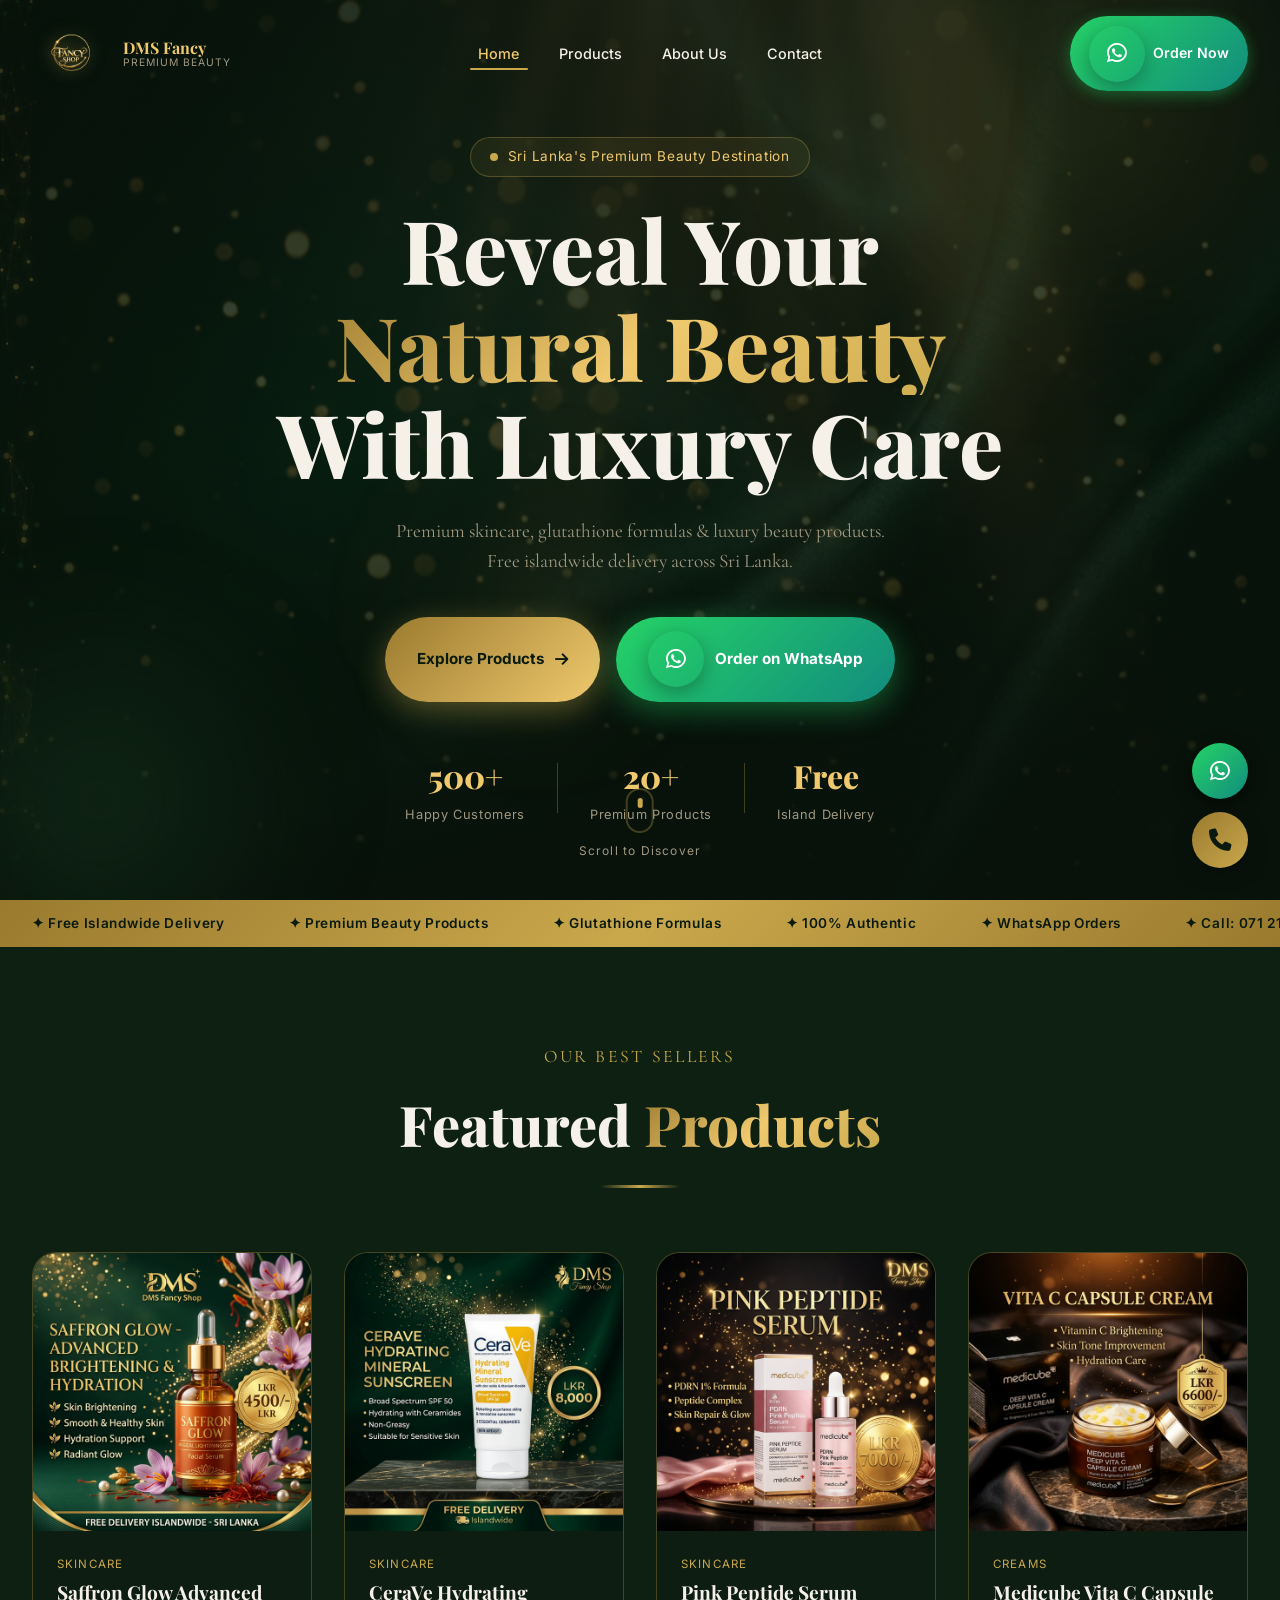
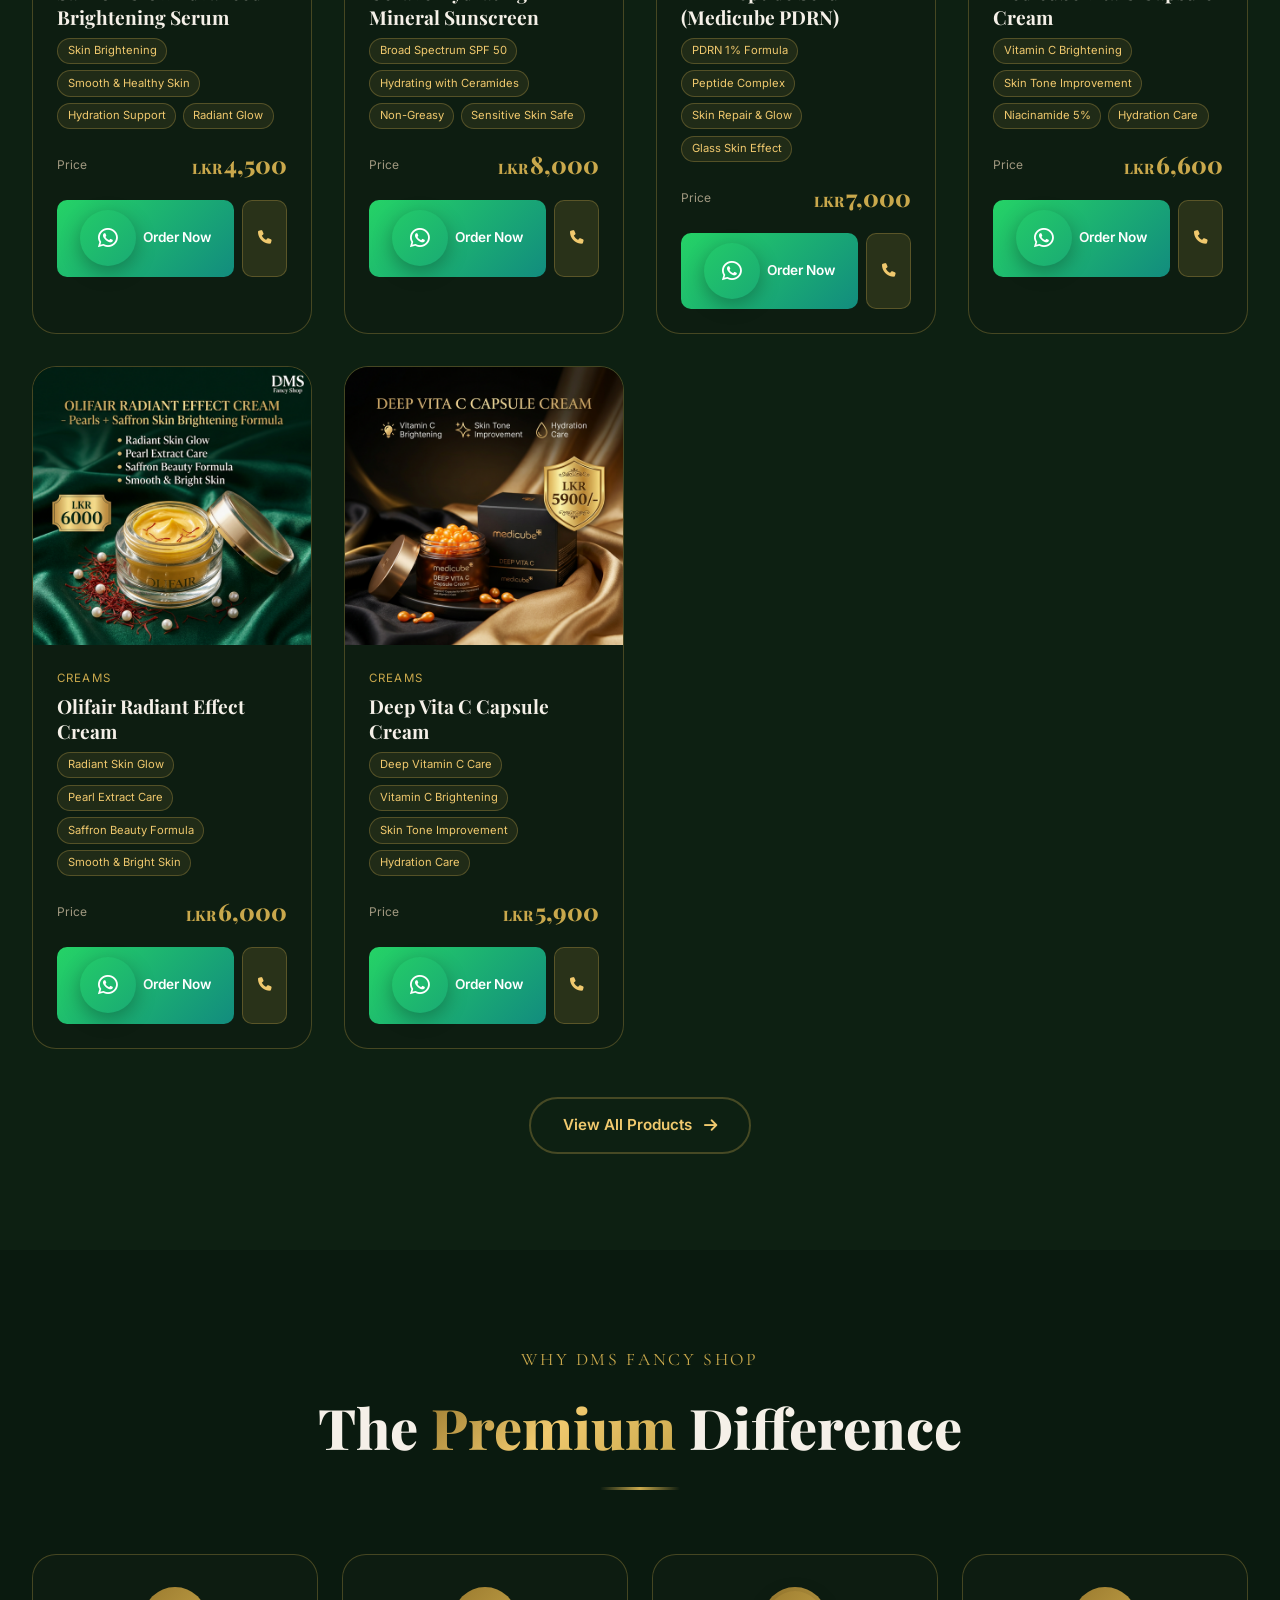
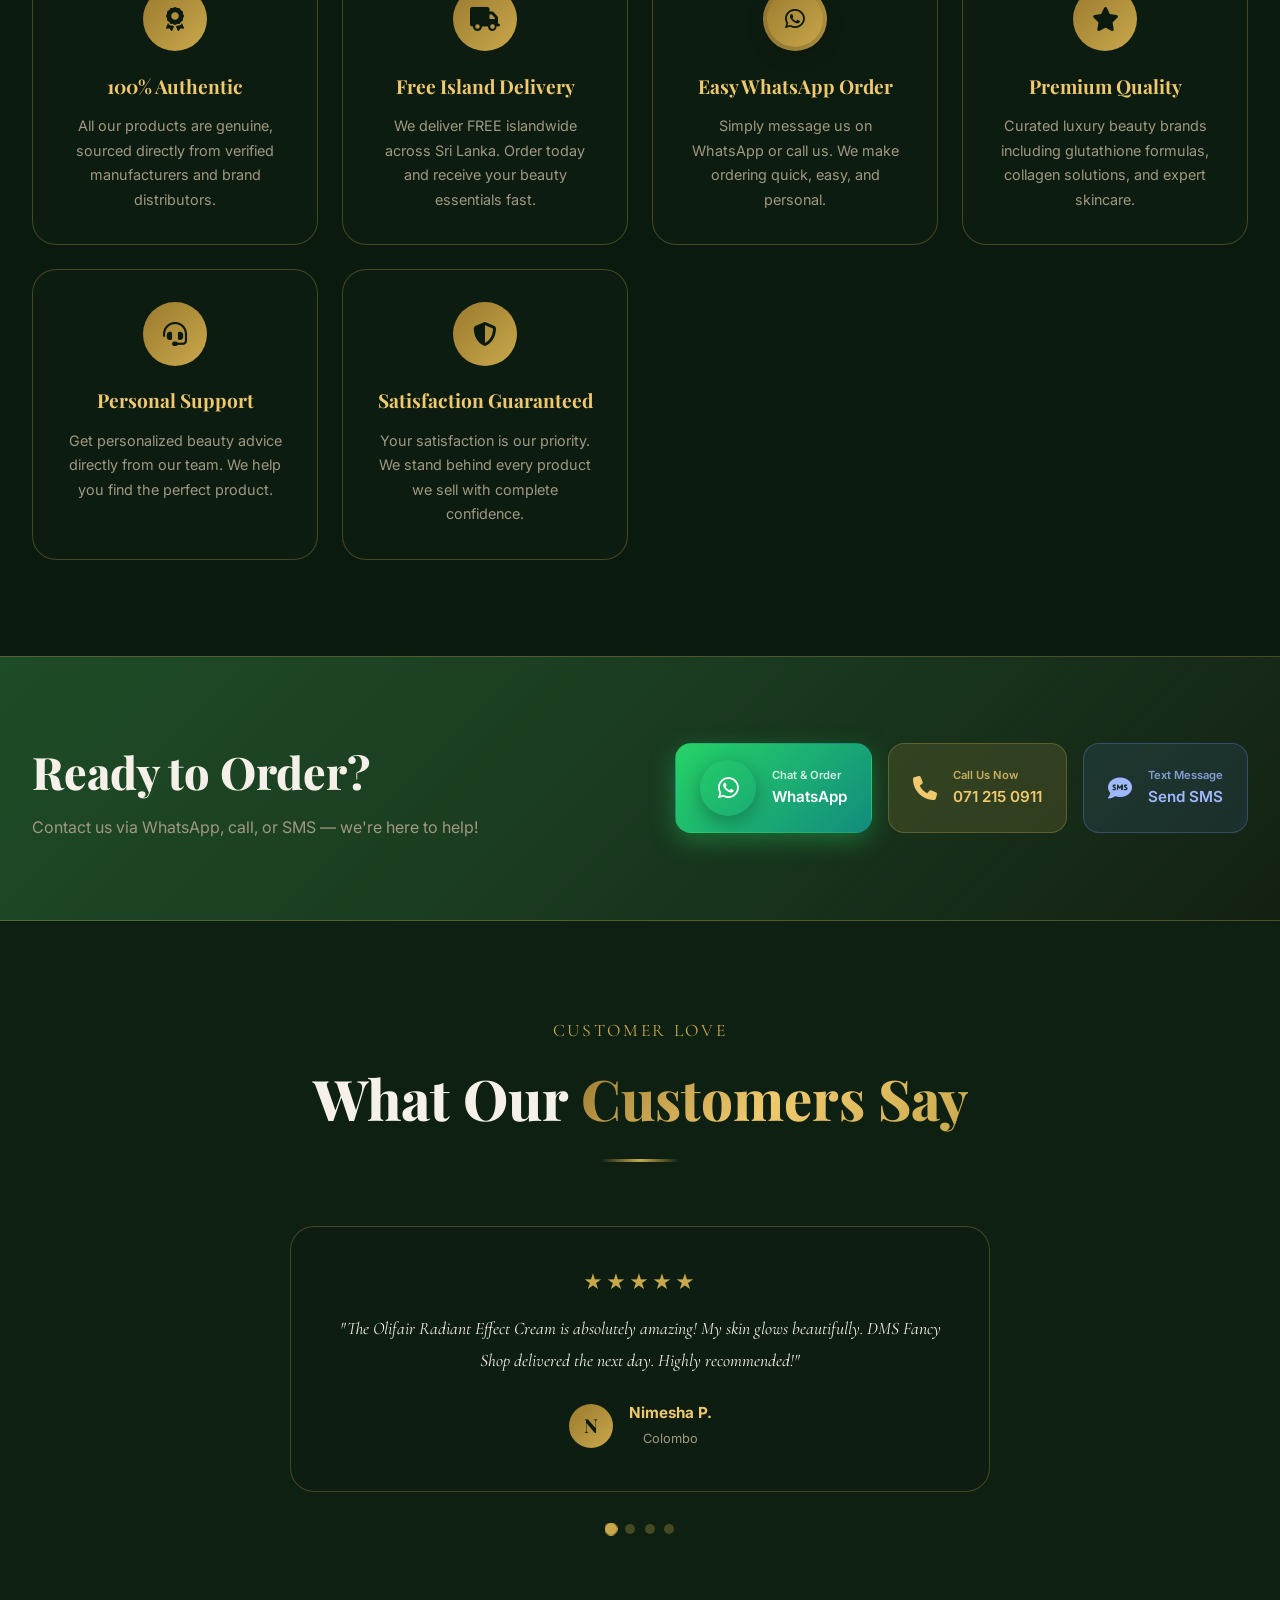
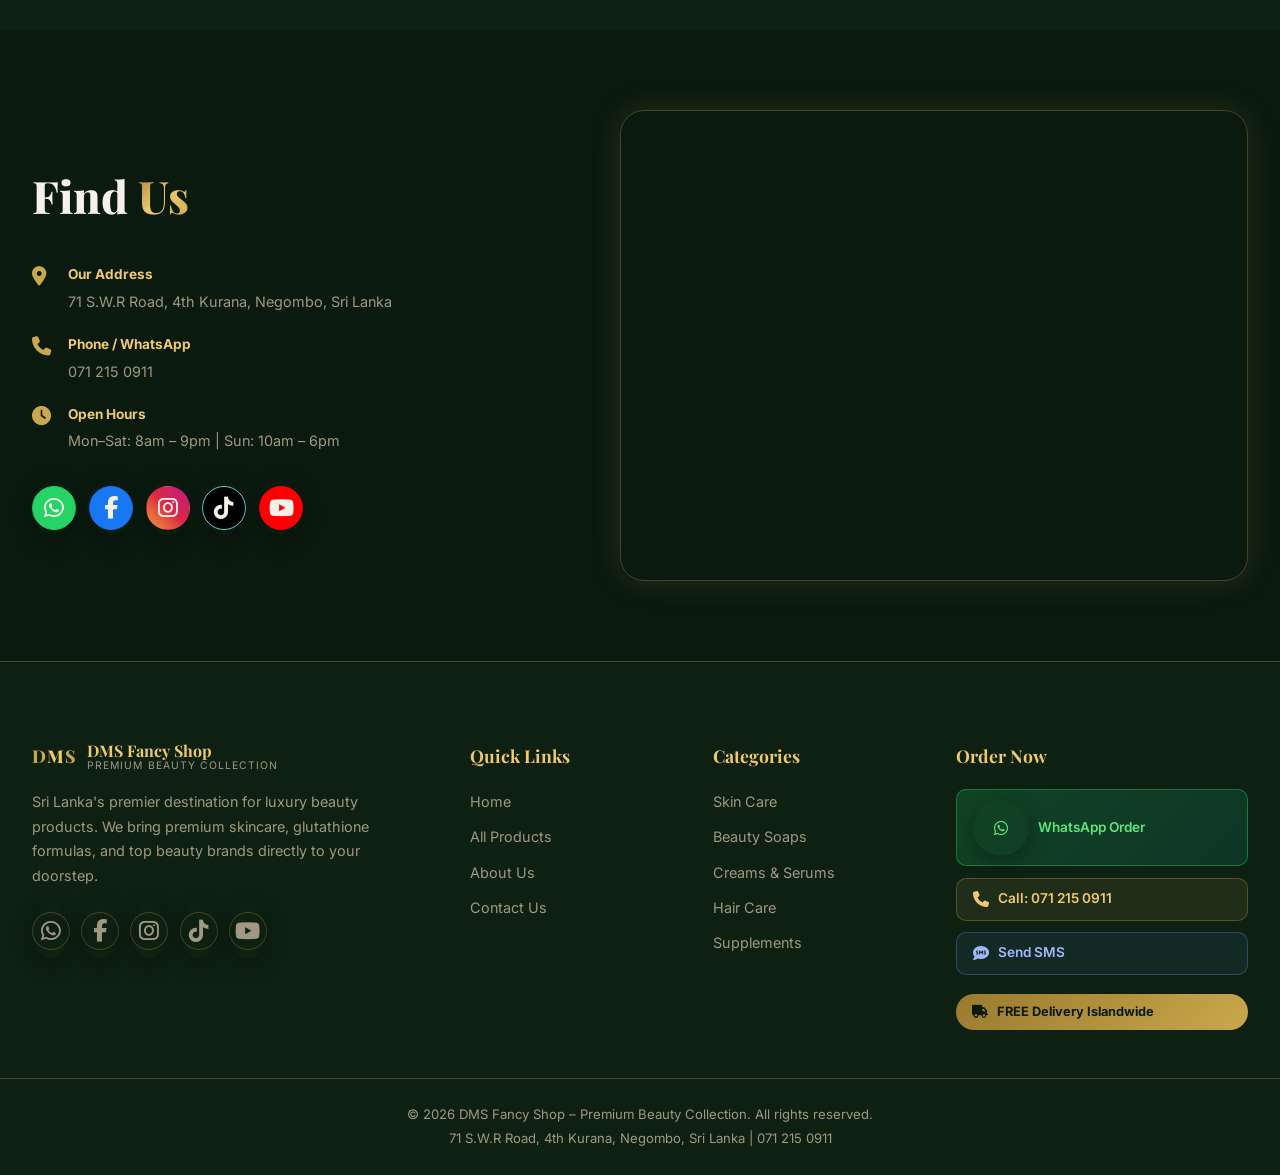
<file: index.html>
<!DOCTYPE html>
<html lang="en">

<head>
    <meta charset="UTF-8" />
    <meta name="viewport" content="width=device-width, initial-scale=1.0" />
    <title>DMS Fancy Shop – Premium Beauty Collection | Sri Lanka</title>
    <meta name="description"
        content="DMS Fancy Shop offers premium beauty products including skin whitening soaps, glutathione creams, collagen supplements, and luxury hair care. Free islandwide delivery in Sri Lanka. Call/WhatsApp: 071 215 0911." />
    <meta name="keywords"
        content="DMS Fancy Shop, premium beauty, skin whitening, glutathione soap, Negombo, Sri Lanka, beauty products" />
    <meta property="og:title" content="DMS Fancy Shop – Premium Beauty Collection" />
    <meta property="og:description"
        content="Premium beauty products with free islandwide delivery. Order via WhatsApp or call 071 215 0911." />
    <meta property="og:type" content="website" />
    <link rel="preconnect" href="https://fonts.googleapis.com" />
    <link rel="preconnect" href="https://fonts.gstatic.com" crossorigin />
    <link
        href="https://fonts.googleapis.com/css2?family=Playfair+Display:wght@400;500;600;700;800&family=Inter:wght@300;400;500;600;700&family=Cormorant+Garamond:ital,wght@0,300;0,400;0,600;1,400&display=swap"
        rel="stylesheet" />
    <link rel="stylesheet" href="https://cdnjs.cloudflare.com/ajax/libs/font-awesome/6.5.0/css/all.min.css" />
    <link rel="stylesheet" href="style.css" />
</head>

<body>

    <!-- ===== LOADING SCREEN ===== -->
    <div id="loading-screen">
        <div class="loader-content">
            <div class="loader-logo">
                <span class="logo-d">D</span><span class="logo-m">M</span><span class="logo-s">S</span>
            </div>
            <div class="loader-tagline">Premium Beauty Collection</div>
            <div class="loader-bar-wrap">
                <div class="loader-bar"></div>
            </div>
        </div>
        <div class="loader-particles" id="loaderParticles"></div>
    </div>

    <!-- ===== NAVIGATION ===== -->
    <nav id="navbar" class="navbar">
        <div class="nav-container">
            <a href="index.html" class="nav-logo">
                <img src="logo.png" alt="DMS Fancy Shop Logo" class="logo-img"
                    onerror="this.style.display='none';this.nextElementSibling.style.display='flex'">
                <div class="logo-icon" style="display:none">
                    <span>D</span><span>M</span><span>S</span>
                </div>
                <div class="logo-text">
                    <span class="logo-brand">DMS Fancy</span>
                    <span class="logo-sub">Premium Beauty</span>
                </div>
            </a>
            <ul class="nav-links" id="navLinks">
                <li><a href="index.html" class="nav-link active">Home</a></li>
                <li><a href="products.html" class="nav-link">Products</a></li>
                <li><a href="about.html" class="nav-link">About Us</a></li>
                <li><a href="contact.html" class="nav-link">Contact</a></li>

            </ul>
            <div class="nav-actions">
                <a href="https://wa.me/94712150911" target="_blank" class="btn-whatsapp-nav">
                    <i class="fab fa-whatsapp"></i> Order Now
                </a>
                <button class="nav-hamburger" id="navHamburger" aria-label="Menu">
                    <span></span><span></span><span></span>
                </button>
            </div>
        </div>
        <div class="mobile-menu" id="mobileMenu">
            <a href="index.html" class="mobile-nav-link active">Home</a>
            <a href="products.html" class="mobile-nav-link">Products</a>
            <a href="about.html" class="mobile-nav-link">About Us</a>
            <a href="contact.html" class="mobile-nav-link">Contact</a>

            <a href="https://wa.me/94712150911" target="_blank" class="mobile-nav-link mobile-order">
                <i class="fab fa-whatsapp"></i> Order via WhatsApp
            </a>
        </div>
    </nav>

    <!-- ===== HERO SECTION ===== -->
    <section id="hero" class="hero-section">
        <div class="hero-canvas-wrap">
            <canvas id="heroCanvas"></canvas>
        </div>
        <div class="hero-bg" style="background-image: url('hero_bg.png')"></div>
        <div class="hero-overlay"></div>

        <!-- 3D Floating orbs -->
        <div class="orb orb-1"></div>
        <div class="orb orb-2"></div>
        <div class="orb orb-3"></div>

        <div class="hero-content">
            <div class="hero-badge">
                <span class="badge-dot"></span>
                <span>Sri Lanka's Premium Beauty Destination</span>
            </div>
            <h1 class="hero-title">
                <span class="title-line">Reveal Your</span>
                <span class="title-line gradient-text">Natural Beauty</span>
                <span class="title-line">With Luxury Care</span>
            </h1>
            <p class="hero-desc">
                Premium skincare, glutathione formulas & luxury beauty products.<br />
                Free islandwide delivery across Sri Lanka.
            </p>
            <div class="hero-ctas">
                <a href="products.html" class="btn-primary">
                    <span>Explore Products</span>
                    <i class="fas fa-arrow-right"></i>
                </a>
                <a href="https://wa.me/94712150911?text=Hello%20DMS%20Fancy%20Shop%2C%20I%20would%20like%20to%20order%20a%20product."
                    target="_blank" class="btn-whatsapp">
                    <i class="fab fa-whatsapp"></i>
                    <span>Order on WhatsApp</span>
                </a>
            </div>
            <div class="hero-stats">
                <div class="stat-item">
                    <span class="stat-num">500+</span>
                    <span class="stat-label">Happy Customers</span>
                </div>
                <div class="stat-divider"></div>
                <div class="stat-item">
                    <span class="stat-num">20+</span>
                    <span class="stat-label">Premium Products</span>
                </div>
                <div class="stat-divider"></div>
                <div class="stat-item">
                    <span class="stat-num">Free</span>
                    <span class="stat-label">Island Delivery</span>
                </div>
            </div>
        </div>

        <div class="hero-scroll-indicator">
            <div class="scroll-icon">
                <div class="scroll-dot"></div>
            </div>
            <span>Scroll to Discover</span>
        </div>
    </section>

    <!-- ===== MARQUEE STRIP ===== -->
    <div class="marquee-strip">
        <div class="marquee-track">
            <span>✦ Free Islandwide Delivery</span>
            <span>✦ Premium Beauty Products</span>
            <span>✦ Glutathione Formulas</span>
            <span>✦ 100% Authentic</span>
            <span>✦ WhatsApp Orders</span>
            <span>✦ Call: 071 215 0911</span>
            <span>✦ Negombo, Sri Lanka</span>
            <span>✦ Free Islandwide Delivery</span>
            <span>✦ Premium Beauty Products</span>
            <span>✦ Glutathione Formulas</span>
            <span>✦ 100% Authentic</span>
            <span>✦ WhatsApp Orders</span>
            <span>✦ Call: 071 215 0911</span>
            <span>✦ Negombo, Sri Lanka</span>
        </div>
    </div>

    <!-- ===== FEATURED PRODUCTS ===== -->
    <section id="featured" class="section products-section">
        <div class="container">
            <div class="section-header">
                <p class="section-sub">Our Best Sellers</p>
                <h2 class="section-title">Featured <span class="gradient-text">Products</span></h2>
                <div class="section-divider"></div>
            </div>
            <div class="products-grid" id="productsGrid">
                <!-- Products injected by JS from localStorage -->
            </div>
            <div class="see-all-wrap">
                <a href="products.html" class="btn-outline">
                    <span>View All Products</span>
                    <i class="fas fa-arrow-right"></i>
                </a>
            </div>
        </div>
    </section>

    <!-- ===== WHY CHOOSE US ===== -->
    <section id="why" class="section why-section">
        <div class="container">
            <div class="section-header">
                <p class="section-sub">Why DMS Fancy Shop</p>
                <h2 class="section-title">The <span class="gradient-text">Premium</span> Difference</h2>
                <div class="section-divider"></div>
            </div>
            <div class="why-grid">
                <div class="why-card" data-aos="fade-up" data-aos-delay="0">
                    <div class="why-icon"><i class="fas fa-award"></i></div>
                    <h3>100% Authentic</h3>
                    <p>All our products are genuine, sourced directly from verified manufacturers and brand
                        distributors.</p>
                </div>
                <div class="why-card" data-aos="fade-up" data-aos-delay="100">
                    <div class="why-icon"><i class="fas fa-truck"></i></div>
                    <h3>Free Island Delivery</h3>
                    <p>We deliver FREE islandwide across Sri Lanka. Order today and receive your beauty essentials fast.
                    </p>
                </div>
                <div class="why-card" data-aos="fade-up" data-aos-delay="200">
                    <div class="why-icon"><i class="fab fa-whatsapp"></i></div>
                    <h3>Easy WhatsApp Order</h3>
                    <p>Simply message us on WhatsApp or call us. We make ordering quick, easy, and personal.</p>
                </div>
                <div class="why-card" data-aos="fade-up" data-aos-delay="300">
                    <div class="why-icon"><i class="fas fa-star"></i></div>
                    <h3>Premium Quality</h3>
                    <p>Curated luxury beauty brands including glutathione formulas, collagen solutions, and expert
                        skincare.</p>
                </div>
                <div class="why-card" data-aos="fade-up" data-aos-delay="400">
                    <div class="why-icon"><i class="fas fa-headset"></i></div>
                    <h3>Personal Support</h3>
                    <p>Get personalized beauty advice directly from our team. We help you find the perfect product.</p>
                </div>
                <div class="why-card" data-aos="fade-up" data-aos-delay="500">
                    <div class="why-icon"><i class="fas fa-shield-alt"></i></div>
                    <h3>Satisfaction Guaranteed</h3>
                    <p>Your satisfaction is our priority. We stand behind every product we sell with complete
                        confidence.</p>
                </div>
            </div>
        </div>
    </section>

    <!-- ===== ORDER BANNER ===== -->
    <section class="order-banner">
        <div class="order-banner-bg"></div>
        <div class="container order-banner-content">
            <div class="order-banner-text">
                <h2>Ready to Order?</h2>
                <p>Contact us via WhatsApp, call, or SMS — we're here to help!</p>
            </div>
            <div class="order-methods">
                <a href="https://wa.me/94712150911?text=Hello%20DMS%20Fancy%20Shop%2C%20I%20would%20like%20to%20place%20an%20order."
                    target="_blank" class="order-method-btn whatsapp">
                    <i class="fab fa-whatsapp"></i>
                    <div>
                        <span class="method-label">Chat & Order</span>
                        <span class="method-val">WhatsApp</span>
                    </div>
                </a>
                <a href="tel:+94712150911" class="order-method-btn call">
                    <i class="fas fa-phone"></i>
                    <div>
                        <span class="method-label">Call Us Now</span>
                        <span class="method-val">071 215 0911</span>
                    </div>
                </a>
                <a href="sms:+94712150911?body=Hello%20DMS%20Fancy%20Shop%2C%20I%20want%20to%20order"
                    class="order-method-btn sms">
                    <i class="fas fa-sms"></i>
                    <div>
                        <span class="method-label">Text Message</span>
                        <span class="method-val">Send SMS</span>
                    </div>
                </a>
            </div>
        </div>
    </section>

    <!-- ===== TESTIMONIALS ===== -->
    <section class="section testimonials-section">
        <div class="container">
            <div class="section-header">
                <p class="section-sub">Customer Love</p>
                <h2 class="section-title">What Our <span class="gradient-text">Customers Say</span></h2>
                <div class="section-divider"></div>
            </div>
            <div class="testimonials-slider" id="testimonialsSlider">
                <div class="testimonial-card active">
                    <div class="test-stars">★★★★★</div>
                    <p>"The Olifair Radiant Effect Cream is absolutely amazing! My skin glows beautifully. DMS Fancy
                        Shop delivered the next day. Highly recommended!"</p>
                    <div class="test-author">
                        <div class="test-avatar">N</div>
                        <div><strong>Nimesha P.</strong><span>Colombo</span></div>
                    </div>
                </div>
                <div class="testimonial-card">
                    <div class="test-stars">★★★★★</div>
                    <p>"Ordered the Glupa Glutathione Soap and I can already see results within 2 weeks! The WhatsApp
                        ordering was so easy. Will buy again!"</p>
                    <div class="test-author">
                        <div class="test-avatar">S</div>
                        <div><strong>Sachini R.</strong><span>Kandy</span></div>
                    </div>
                </div>
                <div class="testimonial-card">
                    <div class="test-stars">★★★★★</div>
                    <p>"Great service! The Gluta Collagen Pink arrived well packaged. Skin feels so much smoother. Free
                        delivery is a big plus. Thank you DMS!"</p>
                    <div class="test-author">
                        <div class="test-avatar">A</div>
                        <div><strong>Amaya K.</strong><span>Gampaha</span></div>
                    </div>
                </div>
                <div class="testimonial-card">
                    <div class="test-stars">★★★★★</div>
                    <p>"L'Oréal Elvive Shampoo for a great price! My hair has never looked better. DMS Fancy Shop is my
                        go-to for beauty products in Sri Lanka."</p>
                    <div class="test-author">
                        <div class="test-avatar">D</div>
                        <div><strong>Dilani W.</strong><span>Negombo</span></div>
                    </div>
                </div>
            </div>
            <div class="testimonial-dots" id="testimonialDots">
                <button class="t-dot active" onclick="goToTestimonial(0)"></button>
                <button class="t-dot" onclick="goToTestimonial(1)"></button>
                <button class="t-dot" onclick="goToTestimonial(2)"></button>
                <button class="t-dot" onclick="goToTestimonial(3)"></button>
            </div>
        </div>
    </section>

    <!-- ===== MAP + CONTACT STRIP ===== -->
    <section class="location-section">
        <div class="container location-grid">
            <div class="location-info">
                <h2>Find <span class="gradient-text">Us</span></h2>
                <div class="location-details">
                    <div class="loc-item">
                        <i class="fas fa-map-marker-alt"></i>
                        <div>
                            <strong>Our Address</strong>
                            <span>71 S.W.R Road, 4th Kurana, Negombo, Sri Lanka</span>
                        </div>
                    </div>
                    <div class="loc-item">
                        <i class="fas fa-phone"></i>
                        <div>
                            <strong>Phone / WhatsApp</strong>
                            <span>071 215 0911</span>
                        </div>
                    </div>
                    <div class="loc-item">
                        <i class="fas fa-clock"></i>
                        <div>
                            <strong>Open Hours</strong>
                            <span>Mon–Sat: 8am – 9pm | Sun: 10am – 6pm</span>
                        </div>
                    </div>
                </div>
                <div class="social-icons">
                    <a href="https://wa.me/94712150911" target="_blank" class="social-icon whatsapp" title="WhatsApp"><i
                            class="fab fa-whatsapp"></i></a>
                    <a href="https://www.facebook.com/dmsfancyshop" target="_blank" class="social-icon facebook"
                        title="Facebook"><i class="fab fa-facebook-f"></i></a>
                    <a href="https://www.instagram.com/dmsfancyshop" target="_blank" class="social-icon instagram"
                        title="Instagram"><i class="fab fa-instagram"></i></a>
                    <a href="https://www.tiktok.com/@dmsfancyshop" target="_blank" class="social-icon tiktok"
                        title="TikTok"><i class="fab fa-tiktok"></i></a>
                    <a href="https://www.youtube.com/@dmsfancyshop" target="_blank" class="social-icon youtube"
                        title="YouTube"><i class="fab fa-youtube"></i></a>
                </div>
            </div>
            <div class="map-wrap">
                <iframe
                    src="https://www.google.com/maps/embed?pb=!1m18!1m12!1m3!1d3955.0!2d79.85!3d7.21!2m3!1f0!2f0!3f0!3m2!1i1024!2i768!4f13.1!3m3!1m2!1s0x0%3A0x0!2zNy4yMSw3OS44NQ!5e0!3m2!1sen!2slk!4v1234567890"
                    allowfullscreen="" loading="lazy" referrerpolicy="no-referrer-when-downgrade"
                    title="DMS Fancy Shop Location"></iframe>
            </div>
        </div>
    </section>

    <!-- ===== FOOTER ===== -->
    <footer class="footer">
        <div class="footer-top">
            <div class="container footer-grid">
                <div class="footer-brand">
                    <div class="footer-logo">
                        <div class="logo-icon small"><span>D</span><span>M</span><span>S</span></div>
                        <div class="logo-text">
                            <span class="logo-brand">DMS Fancy Shop</span>
                            <span class="logo-sub">Premium Beauty Collection</span>
                        </div>
                    </div>
                    <p>Sri Lanka's premier destination for luxury beauty products. We bring premium skincare,
                        glutathione formulas, and top beauty brands directly to your doorstep.</p>
                    <div class="footer-social">
                        <a href="https://wa.me/94712150911" target="_blank" title="WhatsApp"><i
                                class="fab fa-whatsapp"></i></a>
                        <a href="https://www.facebook.com/dmsfancyshop" target="_blank" title="Facebook"><i
                                class="fab fa-facebook-f"></i></a>
                        <a href="https://www.instagram.com/dmsfancyshop" target="_blank" title="Instagram"><i
                                class="fab fa-instagram"></i></a>
                        <a href="https://www.tiktok.com/@dmsfancyshop" target="_blank" title="TikTok"><i
                                class="fab fa-tiktok"></i></a>
                        <a href="https://www.youtube.com/@dmsfancyshop" target="_blank" title="YouTube"><i
                                class="fab fa-youtube"></i></a>
                    </div>
                </div>
                <div class="footer-col">
                    <h4>Quick Links</h4>
                    <ul>
                        <li><a href="index.html">Home</a></li>
                        <li><a href="products.html">All Products</a></li>
                        <li><a href="about.html">About Us</a></li>
                        <li><a href="contact.html">Contact Us</a></li>

                    </ul>
                </div>
                <div class="footer-col">
                    <h4>Categories</h4>
                    <ul>
                        <li><a href="products.html?cat=skincare">Skin Care</a></li>
                        <li><a href="products.html?cat=soaps">Beauty Soaps</a></li>
                        <li><a href="products.html?cat=creams">Creams & Serums</a></li>
                        <li><a href="products.html?cat=haircare">Hair Care</a></li>
                        <li><a href="products.html?cat=supplements">Supplements</a></li>
                    </ul>
                </div>
                <div class="footer-col">
                    <h4>Order Now</h4>
                    <div class="footer-order-btns">
                        <a href="https://wa.me/94712150911?text=Hello%20DMS%20Fancy%20Shop%2C%20I%20would%20like%20to%20order."
                            target="_blank" class="footer-order-btn">
                            <i class="fab fa-whatsapp"></i> WhatsApp Order
                        </a>
                        <a href="tel:+94712150911" class="footer-order-btn call">
                            <i class="fas fa-phone"></i> Call: 071 215 0911
                        </a>
                        <a href="sms:+94712150911?body=Hello, I want to place an order" class="footer-order-btn sms">
                            <i class="fas fa-sms"></i> Send SMS
                        </a>
                    </div>
                    <div class="footer-delivery-badge">
                        <i class="fas fa-truck"></i>
                        <span>FREE Delivery Islandwide</span>
                    </div>
                </div>
            </div>
        </div>
        <div class="footer-bottom">
            <div class="container">
                <p>&copy; 2026 DMS Fancy Shop – Premium Beauty Collection. All rights reserved.</p>
                <p>71 S.W.R Road, 4th Kurana, Negombo, Sri Lanka | 071 215 0911</p>
            </div>
        </div>
    </footer>

    <!-- ===== FLOATING ACTION BUTTONS ===== -->
    <div class="fab-group">
        <a href="https://wa.me/94712150911?text=Hello%20DMS%20Fancy%20Shop%2C%20I%20would%20like%20to%20order%20a%20product."
            target="_blank" class="fab fab-wa" title="WhatsApp Order">
            <i class="fab fa-whatsapp"></i>
            <span class="fab-tooltip">Order on WhatsApp</span>
        </a>
        <a href="tel:+94712150911" class="fab fab-call" title="Call Us">
            <i class="fas fa-phone"></i>
            <span class="fab-tooltip">Call Us</span>
        </a>
    </div>

    <script src="app.js"></script>
</body>

</html>
</file>
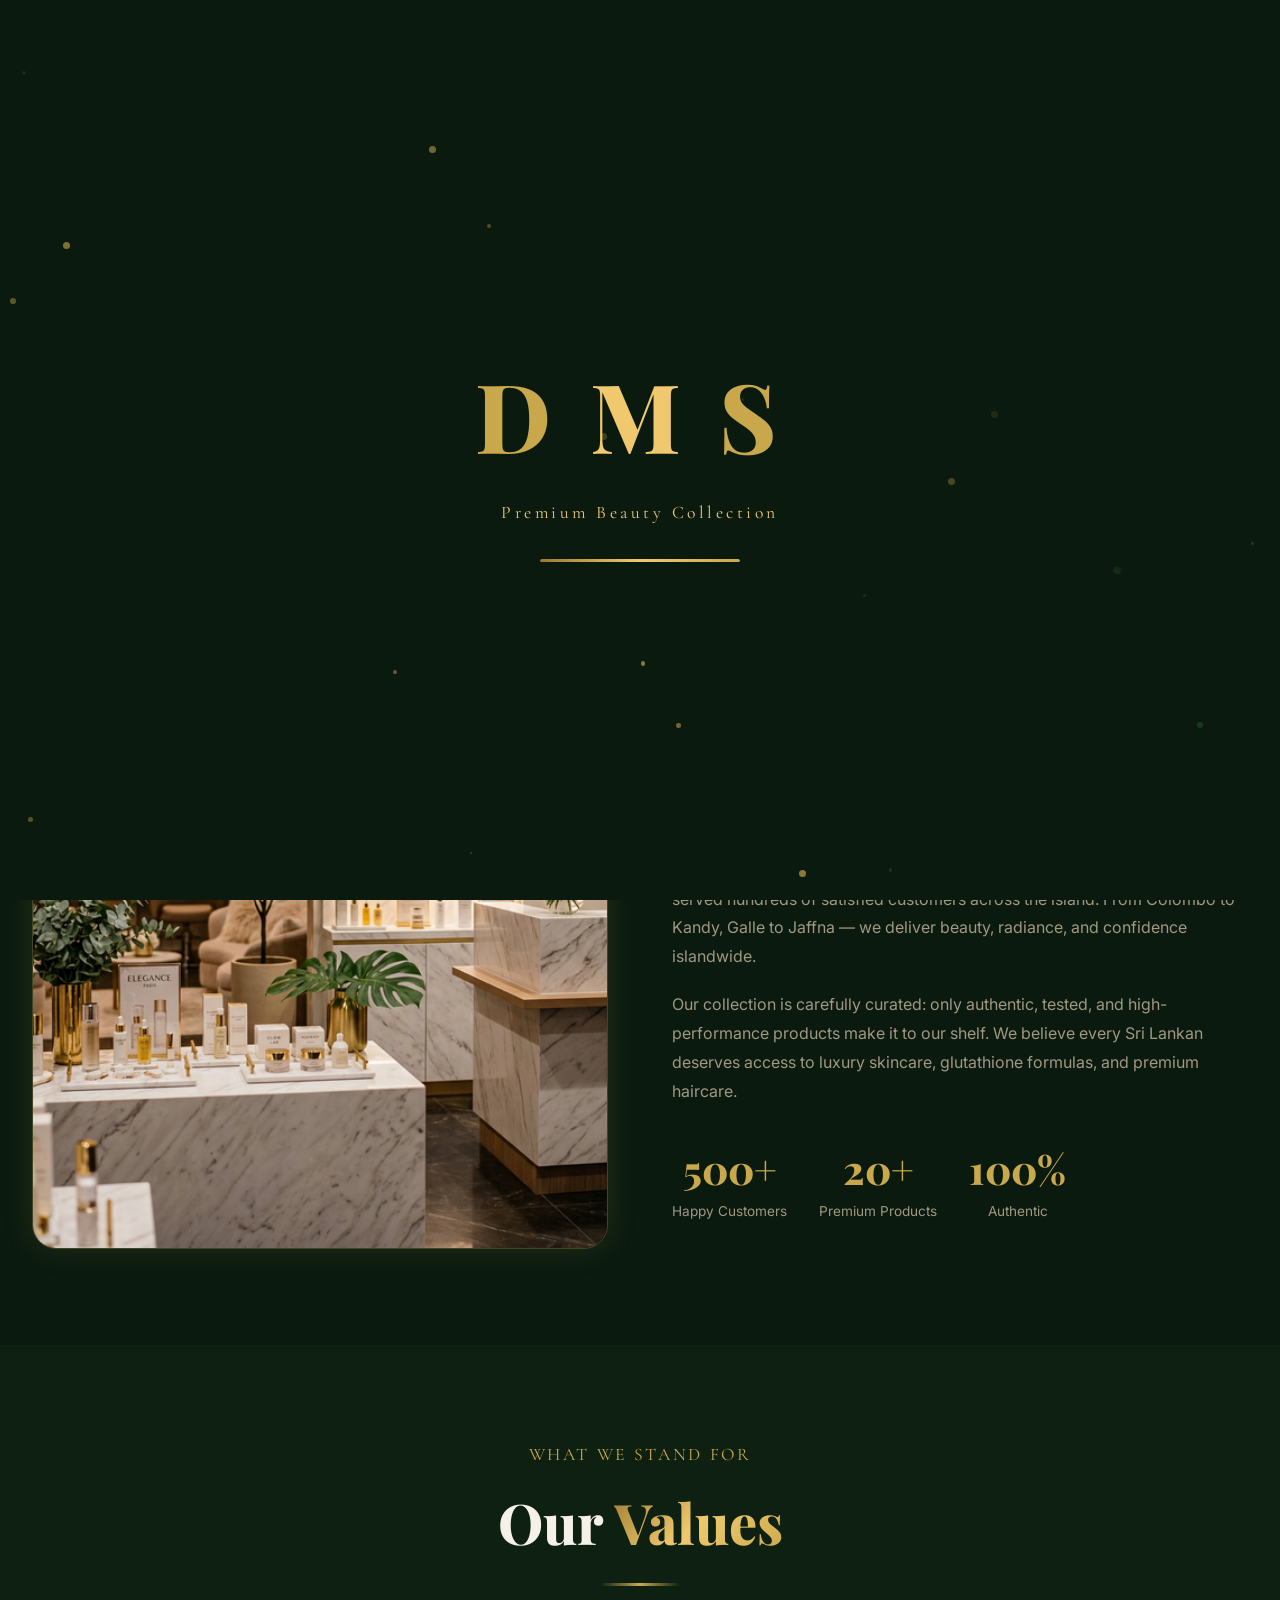
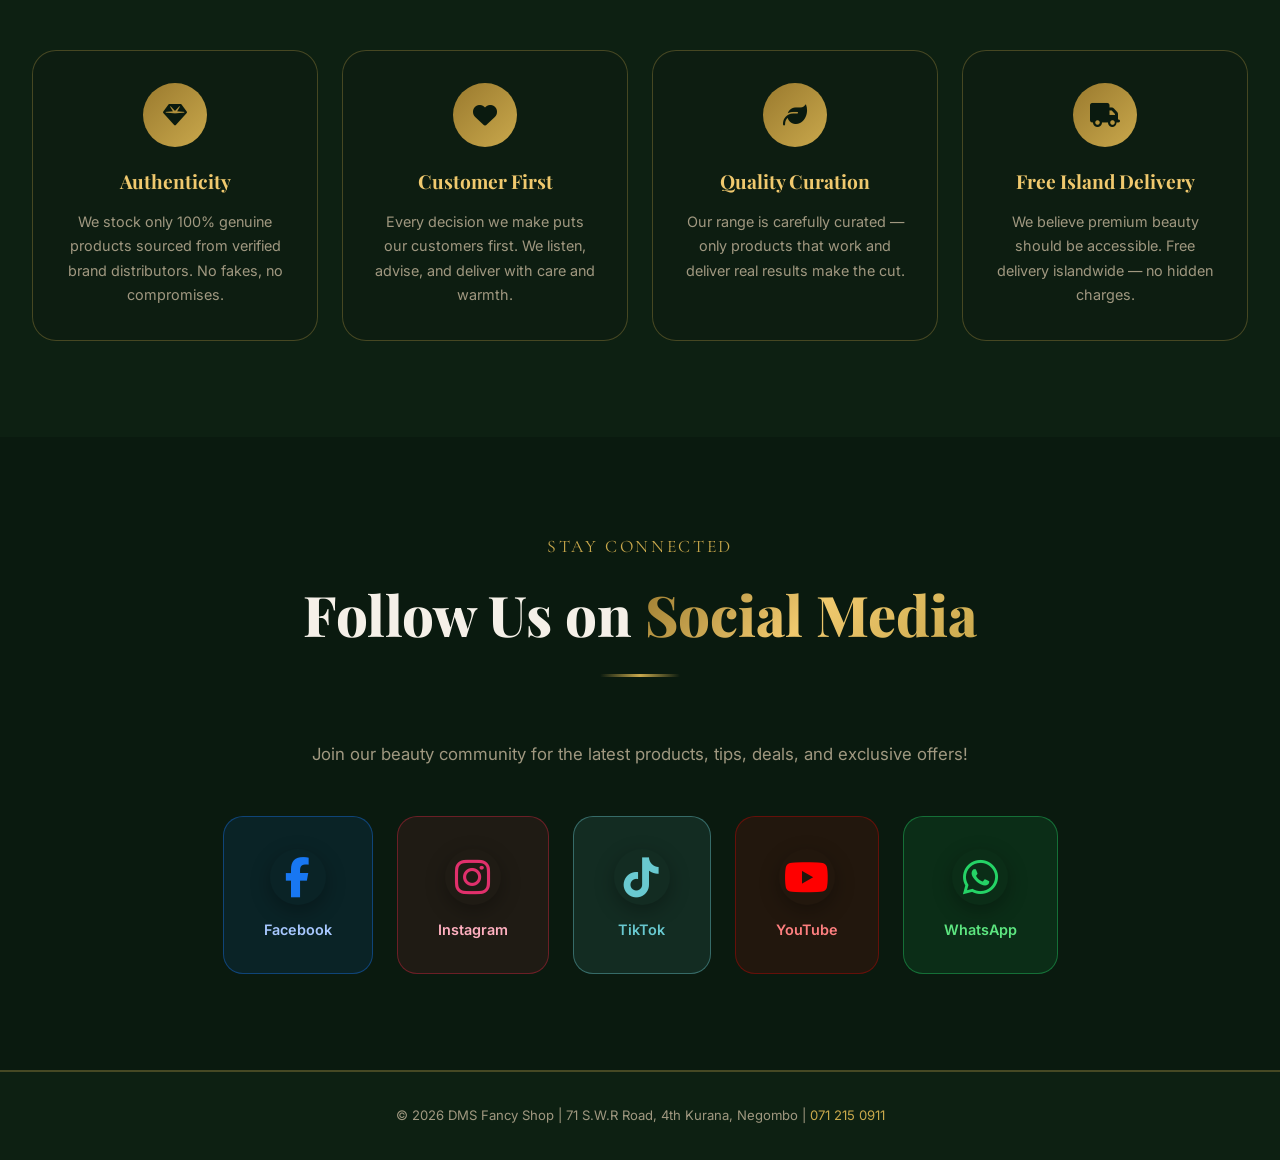
<file: about.html>
<!DOCTYPE html>
<html lang="en">

<head>
    <meta charset="UTF-8" />
    <meta name="viewport" content="width=device-width, initial-scale=1.0" />
    <title>About Us – DMS Fancy Shop | Premium Beauty Sri Lanka</title>
    <meta name="description"
        content="Learn about DMS Fancy Shop – Sri Lanka's premium beauty destination in Negombo. Our mission, story, and commitment to authentic luxury beauty products." />
    <link
        href="https://fonts.googleapis.com/css2?family=Playfair+Display:wght@400;700;800&family=Inter:wght@300;400;500;600;700&family=Cormorant+Garamond:ital,wght@0,300;1,400&display=swap"
        rel="stylesheet" />
    <link rel="stylesheet" href="https://cdnjs.cloudflare.com/ajax/libs/font-awesome/6.5.0/css/all.min.css" />
    <link rel="stylesheet" href="style.css" />
</head>

<body>

    <div id="loading-screen">
        <div class="loader-content">
            <div class="loader-logo"><span class="logo-d">D</span><span class="logo-m">M</span><span
                    class="logo-s">S</span></div>
            <div class="loader-tagline">Premium Beauty Collection</div>
            <div class="loader-bar-wrap">
                <div class="loader-bar"></div>
            </div>
        </div>
        <div class="loader-particles" id="loaderParticles"></div>
    </div>

    <nav id="navbar" class="navbar">
        <div class="nav-container">
            <a href="index.html" class="nav-logo">
                <img src="logo.png" alt="DMS Fancy Shop Logo" class="logo-img"
                    onerror="this.style.display='none';this.nextElementSibling.style.display='flex'">
                <div class="logo-icon" style="display:none"><span>D</span><span>M</span><span>S</span></div>
                <div class="logo-text">
                    <span class="logo-brand">DMS Fancy</span>
                    <span class="logo-sub">Premium Beauty</span>
                </div>
            </a>
            <ul class="nav-links">
                <li><a href="index.html" class="nav-link">Home</a></li>
                <li><a href="products.html" class="nav-link">Products</a></li>
                <li><a href="about.html" class="nav-link active">About Us</a></li>
                <li><a href="contact.html" class="nav-link">Contact</a></li>

            </ul>
            <div class="nav-actions">
                <a href="https://wa.me/94712150911" target="_blank" class="btn-whatsapp-nav"><i
                        class="fab fa-whatsapp"></i> Order Now</a>
                <button class="nav-hamburger" id="navHamburger"><span></span><span></span><span></span></button>
            </div>
        </div>
        <div class="mobile-menu" id="mobileMenu">
            <a href="index.html" class="mobile-nav-link">Home</a>
            <a href="products.html" class="mobile-nav-link">Products</a>
            <a href="about.html" class="mobile-nav-link active">About Us</a>
            <a href="contact.html" class="mobile-nav-link">Contact</a>

            <a href="https://wa.me/94712150911" target="_blank" class="mobile-nav-link mobile-order"><i
                    class="fab fa-whatsapp"></i> Order via WhatsApp</a>
        </div>
    </nav>

    <!-- PAGE HERO -->
    <section class="page-hero">
        <div class="orb orb-1" style="opacity:0.4"></div>
        <div class="breadcrumb"><a href="index.html">Home</a><span>›</span><span>About Us</span></div>
        <h1>About <span class="gradient-text">DMS Fancy Shop</span></h1>
        <p>Sri Lanka's premier destination for luxury beauty – trusted, authentic, premium.</p>
    </section>

    <!-- STORY SECTION -->
    <section class="section" style="background:var(--green-deep)">
        <div class="container">
            <div class="about-story-grid">
                <div class="about-img-wrap">
                    <img src="about_bg.png" alt="DMS Fancy Shop Premium Beauty" />
                </div>
                <div class="about-text">
                    <p class="section-sub">Our Story</p>
                    <h2>Born from a <span class="gradient-text">Passion</span> for Beauty</h2>
                    <p>DMS Fancy Shop was founded with a single vision: to bring the world's most premium beauty
                        products directly to the doorsteps of Sri Lankans — at fair prices with outstanding service.</p>
                    <p>Located in the heart of Negombo at 71 S.W.R Road, 4th Kurana, we have served hundreds of
                        satisfied customers across the island. From Colombo to Kandy, Galle to Jaffna — we deliver
                        beauty, radiance, and confidence islandwide.</p>
                    <p>Our collection is carefully curated: only authentic, tested, and high-performance products make
                        it to our shelf. We believe every Sri Lankan deserves access to luxury skincare, glutathione
                        formulas, and premium haircare.</p>
                    <div style="display:flex;gap:2rem;margin-top:2rem;flex-wrap:wrap">
                        <div style="text-align:center">
                            <div
                                style="font-family:var(--font-serif);font-size:2.5rem;font-weight:800;color:var(--gold)">
                                500+</div>
                            <div style="font-size:0.85rem;color:var(--text-muted)">Happy Customers</div>
                        </div>
                        <div style="text-align:center">
                            <div
                                style="font-family:var(--font-serif);font-size:2.5rem;font-weight:800;color:var(--gold)">
                                20+</div>
                            <div style="font-size:0.85rem;color:var(--text-muted)">Premium Products</div>
                        </div>
                        <div style="text-align:center">
                            <div
                                style="font-family:var(--font-serif);font-size:2.5rem;font-weight:800;color:var(--gold)">
                                100%</div>
                            <div style="font-size:0.85rem;color:var(--text-muted)">Authentic</div>
                        </div>
                    </div>
                </div>
            </div>
        </div>
    </section>

    <!-- VALUES -->
    <section class="section" style="background:var(--green-dark)">
        <div class="container">
            <div class="section-header">
                <p class="section-sub">What We Stand For</p>
                <h2 class="section-title">Our <span class="gradient-text">Values</span></h2>
                <div class="section-divider"></div>
            </div>
            <div class="why-grid">
                <div class="why-card">
                    <div class="why-icon"><i class="fas fa-gem"></i></div>
                    <h3>Authenticity</h3>
                    <p>We stock only 100% genuine products sourced from verified brand distributors. No fakes, no
                        compromises.</p>
                </div>
                <div class="why-card">
                    <div class="why-icon"><i class="fas fa-heart"></i></div>
                    <h3>Customer First</h3>
                    <p>Every decision we make puts our customers first. We listen, advise, and deliver with care and
                        warmth.</p>
                </div>
                <div class="why-card">
                    <div class="why-icon"><i class="fas fa-leaf"></i></div>
                    <h3>Quality Curation</h3>
                    <p>Our range is carefully curated — only products that work and deliver real results make the cut.
                    </p>
                </div>
                <div class="why-card">
                    <div class="why-icon"><i class="fas fa-truck"></i></div>
                    <h3>Free Island Delivery</h3>
                    <p>We believe premium beauty should be accessible. Free delivery islandwide — no hidden charges.</p>
                </div>
            </div>
        </div>
    </section>

    <!-- SOCIAL MEDIA SECTION -->
    <section class="section" style="background:var(--green-deep)">
        <div class="container" style="text-align:center">
            <div class="section-header">
                <p class="section-sub">Stay Connected</p>
                <h2 class="section-title">Follow Us on <span class="gradient-text">Social Media</span></h2>
                <div class="section-divider"></div>
            </div>
            <p style="color:var(--text-muted);margin-bottom:3rem;font-size:1.05rem">Join our beauty community for the
                latest products, tips, deals, and exclusive offers!</p>
            <div style="display:flex;gap:1.5rem;justify-content:center;flex-wrap:wrap">
                <a href="https://www.facebook.com/dmsfancyshop" target="_blank" style="display:flex;flex-direction:column;align-items:center;gap:0.8rem;padding:2rem 2.5rem;
        background:rgba(24,119,242,0.1);border:1px solid rgba(24,119,242,0.4);border-radius:20px;
        color:#a8c8ff;text-decoration:none;transition:all 0.3s;min-width:130px"
                    onmouseenter="this.style.transform='translateY(-8px)';this.style.boxShadow='0 20px 40px rgba(24,119,242,0.2)'"
                    onmouseleave="this.style.transform='translateY(0)';this.style.boxShadow='none'">
                    <i class="fab fa-facebook-f" style="font-size:2.5rem;color:#1877f2"></i>
                    <span style="font-weight:600;font-size:0.9rem">Facebook</span>
                </a>
                <a href="https://www.instagram.com/dmsfancyshop" target="_blank" style="display:flex;flex-direction:column;align-items:center;gap:0.8rem;padding:2rem 2.5rem;
        background:rgba(220,39,67,0.1);border:1px solid rgba(220,39,67,0.4);border-radius:20px;
        color:#ffb0c0;text-decoration:none;transition:all 0.3s;min-width:130px"
                    onmouseenter="this.style.transform='translateY(-8px)'"
                    onmouseleave="this.style.transform='translateY(0)'">
                    <i class="fab fa-instagram" style="font-size:2.5rem;color:#e1306c"></i>
                    <span style="font-weight:600;font-size:0.9rem">Instagram</span>
                </a>
                <a href="https://www.tiktok.com/@dmsfancyshop" target="_blank" style="display:flex;flex-direction:column;align-items:center;gap:0.8rem;padding:2rem 2.5rem;
        background:rgba(105,201,208,0.1);border:1px solid rgba(105,201,208,0.4);border-radius:20px;
        color:#69c9d0;text-decoration:none;transition:all 0.3s;min-width:130px"
                    onmouseenter="this.style.transform='translateY(-8px)'"
                    onmouseleave="this.style.transform='translateY(0)'">
                    <i class="fab fa-tiktok" style="font-size:2.5rem;color:#69c9d0"></i>
                    <span style="font-weight:600;font-size:0.9rem">TikTok</span>
                </a>
                <a href="https://www.youtube.com/@dmsfancyshop" target="_blank" style="display:flex;flex-direction:column;align-items:center;gap:0.8rem;padding:2rem 2.5rem;
        background:rgba(255,0,0,0.1);border:1px solid rgba(255,0,0,0.3);border-radius:20px;
        color:#ff8080;text-decoration:none;transition:all 0.3s;min-width:130px"
                    onmouseenter="this.style.transform='translateY(-8px)'"
                    onmouseleave="this.style.transform='translateY(0)'">
                    <i class="fab fa-youtube" style="font-size:2.5rem;color:#ff0000"></i>
                    <span style="font-weight:600;font-size:0.9rem">YouTube</span>
                </a>
                <a href="https://wa.me/94712150911" target="_blank" style="display:flex;flex-direction:column;align-items:center;gap:0.8rem;padding:2rem 2.5rem;
        background:rgba(37,211,102,0.1);border:1px solid rgba(37,211,102,0.4);border-radius:20px;
        color:#5de680;text-decoration:none;transition:all 0.3s;min-width:130px"
                    onmouseenter="this.style.transform='translateY(-8px)'"
                    onmouseleave="this.style.transform='translateY(0)'">
                    <i class="fab fa-whatsapp" style="font-size:2.5rem;color:#25d366"></i>
                    <span style="font-weight:600;font-size:0.9rem">WhatsApp</span>
                </a>
            </div>
        </div>
    </section>

    <footer class="footer">
        <div class="footer-bottom" style="padding:2rem;text-align:center;border-top:1px solid var(--border-gold)">
            <p style="color:var(--text-muted)">© 2026 DMS Fancy Shop | 71 S.W.R Road, 4th Kurana, Negombo | <a
                    href="tel:+94712150911" style="color:var(--gold)">071 215 0911</a></p>
        </div>
    </footer>

    <div class="fab-group">
        <a href="https://wa.me/94712150911" target="_blank" class="fab fab-wa"><i class="fab fa-whatsapp"></i><span
                class="fab-tooltip">Order on WhatsApp</span></a>
        <a href="tel:+94712150911" class="fab fab-call"><i class="fas fa-phone"></i><span class="fab-tooltip">Call
                Us</span></a>
    </div>

    <script src="app.js"></script>
</body>

</html>
</file>
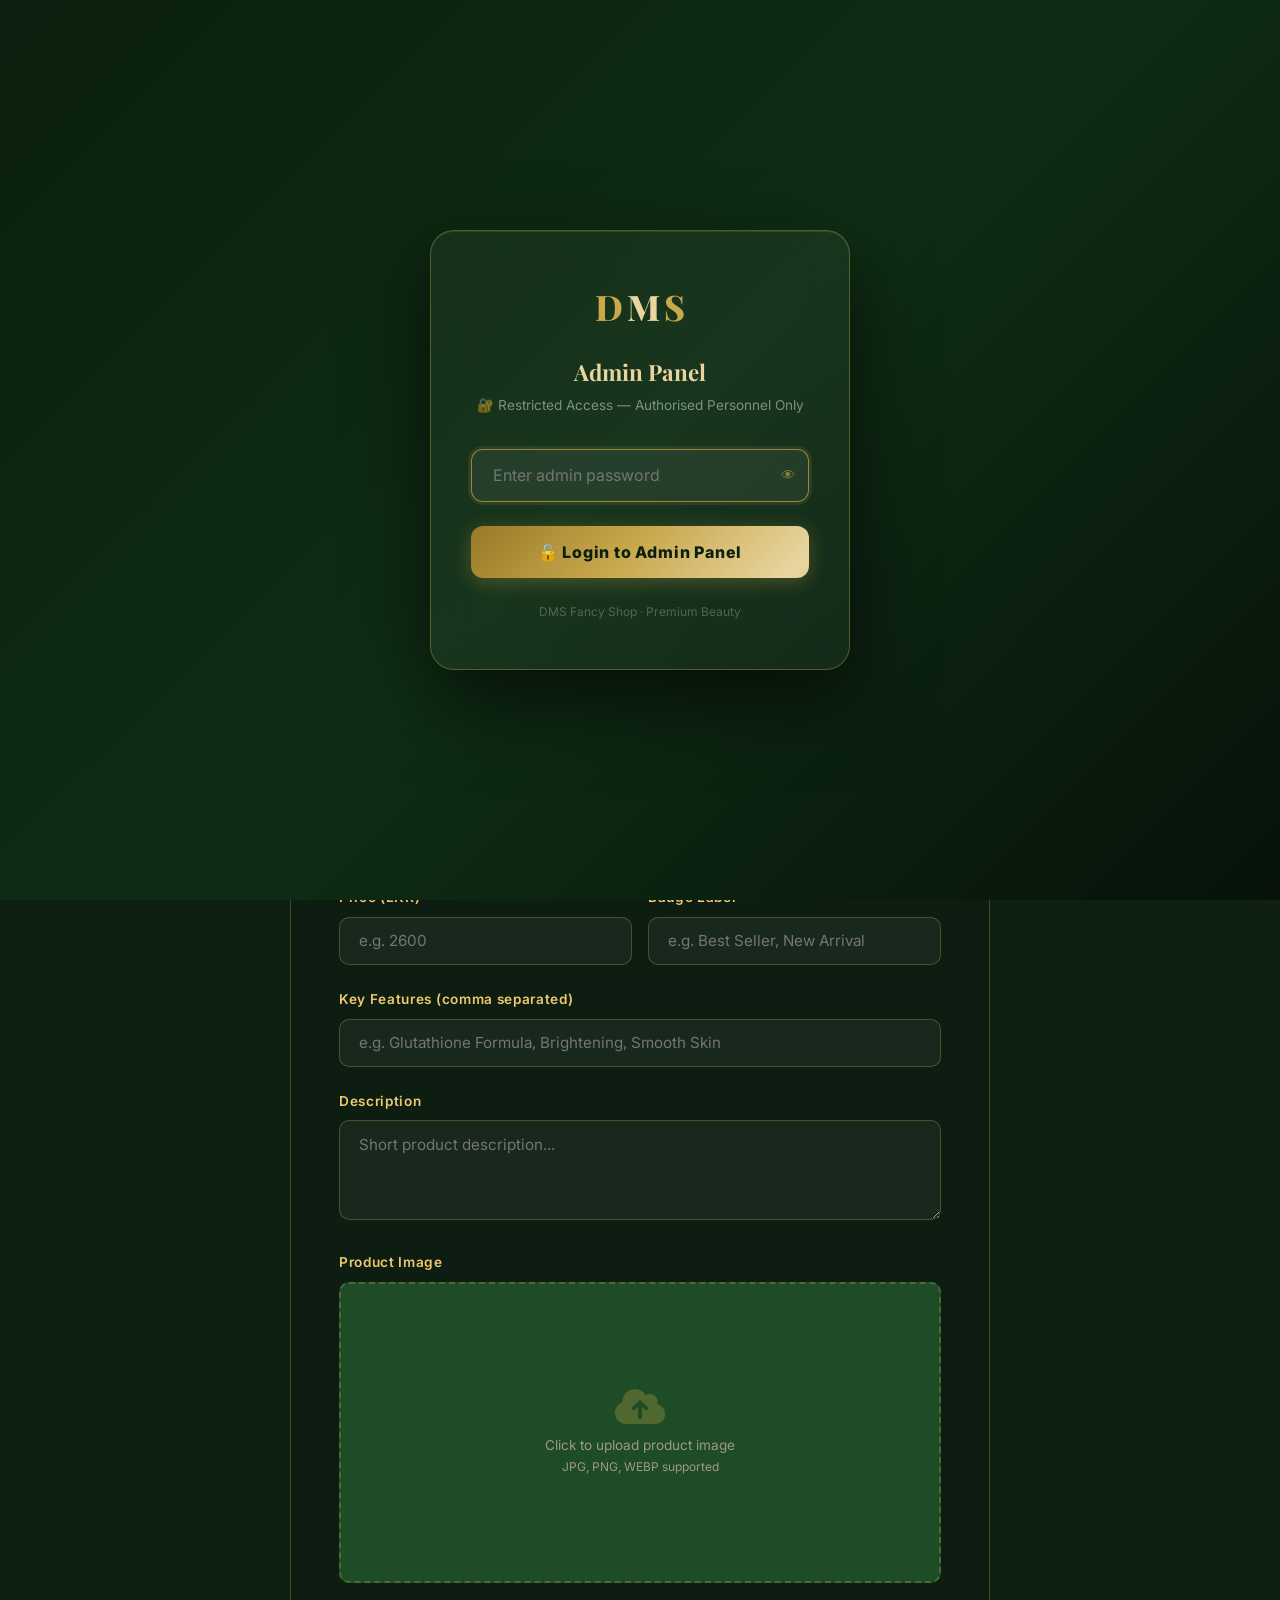
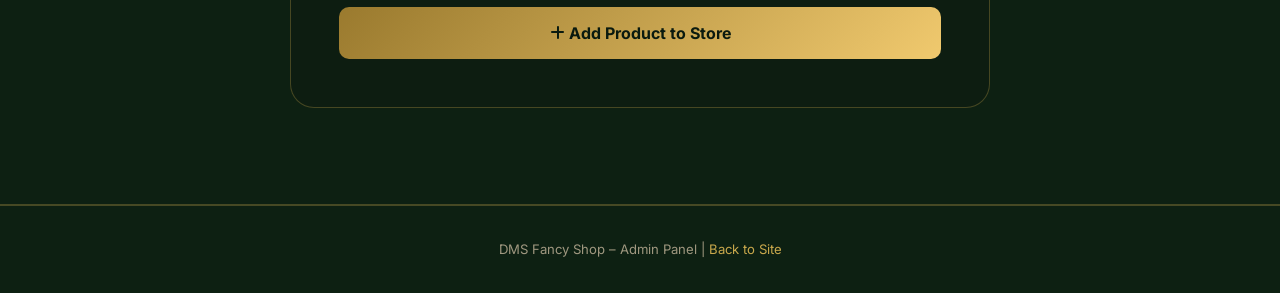
<file: admin.html>
<!DOCTYPE html>
<html lang="en">

<head>
    <meta charset="UTF-8" />
    <meta name="viewport" content="width=device-width, initial-scale=1.0" />
    <title>Admin Panel – DMS Fancy Shop</title>
    <meta name="robots" content="noindex, nofollow" />
    <link
        href="https://fonts.googleapis.com/css2?family=Playfair+Display:wght@400;700;800&family=Inter:wght@300;400;500;600;700&family=Cormorant+Garamond:ital,wght@0,300;1,400&display=swap"
        rel="stylesheet" />
    <link rel="stylesheet" href="https://cdnjs.cloudflare.com/ajax/libs/font-awesome/6.5.0/css/all.min.css" />
    <link rel="stylesheet" href="style.css" />
    <style>
        /* ===== ADMIN STYLES ===== */
        .admin-tabs {
            display: flex;
            gap: 0.5rem;
            margin-bottom: 2rem;
            flex-wrap: wrap;
        }
        .admin-tab {
            padding: 0.6rem 1.5rem;
            border-radius: 50px;
            border: 1px solid var(--border-gold);
            color: var(--text-muted);
            cursor: pointer;
            background: transparent;
            font-family: var(--font-sans);
            font-size: 0.9rem;
            transition: all 0.3s;
        }
        .admin-tab.active {
            background: linear-gradient(135deg, var(--gold-dark), var(--gold));
            color: var(--green-deep);
            font-weight: 700;
            border-color: transparent;
        }
        .admin-panel { display: none; }
        .admin-panel.active { display: block; }
        .stat-card {
            background: var(--card-bg);
            border: 1px solid var(--border-gold);
            border-radius: var(--radius);
            padding: 1.5rem;
            text-align: center;
        }
        .stat-card .stat-num {
            font-size: 2rem;
            color: var(--gold);
            font-family: var(--font-serif);
            font-weight: 800;
        }
        .stat-card .stat-label {
            font-size: 0.82rem;
            color: var(--text-muted);
            margin-top: 0.3rem;
        }
        .stats-row {
            display: grid;
            grid-template-columns: repeat(auto-fill, minmax(140px, 1fr));
            gap: 1rem;
            margin-bottom: 2rem;
        }

        /* ===== AUTH GATE ===== */
        #adminGate {
            position: fixed;
            inset: 0;
            z-index: 99999;
            background: linear-gradient(135deg, #0a1f0d 0%, #0f2d14 50%, #061209 100%);
            display: flex;
            align-items: center;
            justify-content: center;
            font-family: 'Inter', sans-serif;
            transition: opacity 0.45s ease;
        }
        #adminGate.hiding {
            opacity: 0;
            pointer-events: none;
        }
        .gate-box {
            background: rgba(255,255,255,0.04);
            border: 1px solid rgba(201,168,76,0.35);
            border-radius: 24px;
            padding: 3rem 2.5rem;
            width: 100%;
            max-width: 420px;
            text-align: center;
            box-shadow: 0 30px 80px rgba(0,0,0,0.6), inset 0 1px 0 rgba(201,168,76,0.15);
            backdrop-filter: blur(20px);
            transition: transform 0.45s ease;
        }
        @keyframes gateShake {
            0%,100% { transform: translateX(0); }
            20%      { transform: translateX(-12px); }
            40%      { transform: translateX(12px); }
            60%      { transform: translateX(-8px); }
            80%      { transform: translateX(8px); }
        }
        .gate-box.shake { animation: gateShake 0.5s ease; }
        #gateError {
            display: none;
            background: rgba(220,50,50,0.12);
            border: 1px solid rgba(220,50,50,0.3);
            color: #ff7070;
            border-radius: 10px;
            padding: 0.7rem 1rem;
            font-size: 0.85rem;
            margin-bottom: 1.2rem;
        }
        #adminPasswordInput {
            width: 100%;
            box-sizing: border-box;
            padding: 0.95rem 3rem 0.95rem 1.3rem;
            border-radius: 12px;
            background: rgba(255,255,255,0.06);
            border: 1px solid rgba(201,168,76,0.3);
            color: #f0ead6;
            font-size: 1rem;
            font-family: 'Inter', sans-serif;
            outline: none;
            transition: border-color 0.3s, box-shadow 0.3s;
        }
        #adminPasswordInput:focus {
            border-color: rgba(201,168,76,0.7);
            box-shadow: 0 0 0 3px rgba(201,168,76,0.12);
        }
        #gateLoginBtn {
            width: 100%;
            padding: 1rem;
            background: linear-gradient(135deg, #9a7a28, #c9a84c, #e8d5a0, #c9a84c, #9a7a28);
            background-size: 200% auto;
            border: none;
            border-radius: 12px;
            color: #0a1f0d;
            font-weight: 800;
            font-size: 1rem;
            font-family: 'Inter', sans-serif;
            cursor: pointer;
            letter-spacing: 0.05em;
            transition: background-position 0.4s, transform 0.2s, box-shadow 0.2s;
            box-shadow: 0 4px 20px rgba(201,168,76,0.3);
            margin-top: 0.5rem;
        }
        #gateLoginBtn:hover {
            background-position: right center;
            transform: translateY(-2px);
            box-shadow: 0 8px 30px rgba(201,168,76,0.45);
        }
    </style>

    <!-- ===== AUTH CHECK (runs immediately in head) ===== -->
    <script>
        const ADMIN_PASSWORD = 'DMS@Admin2026';
        // Track if already authenticated in this session
        var _adminAuthed = (sessionStorage.getItem('dms_admin_auth') === '1');
    </script>
</head>

<body>

    <!-- ===== ADMIN PASSWORD GATE ===== -->
    <div id="adminGate">
        <div class="gate-box">
            <!-- DMS Logo -->
            <div style="display:inline-flex;gap:4px;margin-bottom:1.2rem;font-family:'Playfair Display',serif;font-size:2.2rem;font-weight:800">
                <span style="color:#c9a84c">D</span><span style="color:#e8d5a0">M</span><span style="color:#c9a84c">S</span>
            </div>
            <div style="font-family:'Playfair Display',serif;font-size:1.4rem;font-weight:700;color:#e8d5a0;margin-bottom:0.3rem">Admin Panel</div>
            <p style="color:rgba(255,255,255,0.45);font-size:0.85rem;margin-bottom:2rem">🔐 Restricted Access — Authorised Personnel Only</p>

            <div id="gateError">❌ Incorrect password. Please try again.</div>

            <div style="position:relative;margin-bottom:1rem">
                <input type="password" id="adminPasswordInput" placeholder="Enter admin password"
                    onkeydown="if(event.key==='Enter') attemptAdminLogin()" autocomplete="current-password" />
                <span onclick="togglePwdVis()" style="position:absolute;right:14px;top:50%;transform:translateY(-50%);cursor:pointer;color:rgba(201,168,76,0.6);font-size:0.9rem;user-select:none" title="Show/Hide">👁</span>
            </div>

            <button id="gateLoginBtn" onclick="attemptAdminLogin()">🔓 Login to Admin Panel</button>

            <p style="color:rgba(255,255,255,0.25);font-size:0.75rem;margin-top:1.5rem">DMS Fancy Shop · Premium Beauty</p>
        </div>
    </div>

    <!-- ===== AUTH SCRIPT ===== -->
    <script>
        function attemptAdminLogin() {
            var val = document.getElementById('adminPasswordInput').value;
            var err = document.getElementById('gateError');
            var box = document.querySelector('.gate-box');
            if (val === ADMIN_PASSWORD) {
                sessionStorage.setItem('dms_admin_auth', '1');
                document.getElementById('adminGate').classList.add('hiding');
                setTimeout(function() {
                    var g = document.getElementById('adminGate');
                    if (g) g.style.display = 'none';
                }, 460);
            } else {
                err.style.display = 'block';
                box.classList.remove('shake');
                void box.offsetWidth;
                box.classList.add('shake');
                document.getElementById('adminPasswordInput').value = '';
                document.getElementById('adminPasswordInput').focus();
            }
        }
        function togglePwdVis() {
            var i = document.getElementById('adminPasswordInput');
            i.type = i.type === 'password' ? 'text' : 'password';
        }
        // If already authed this session, hide gate immediately on DOM load
        if (_adminAuthed) {
            document.addEventListener('DOMContentLoaded', function() {
                var g = document.getElementById('adminGate');
                if (g) g.style.display = 'none';
            });
        }
        // Focus input on load
        document.addEventListener('DOMContentLoaded', function() {
            if (!_adminAuthed) {
                var inp = document.getElementById('adminPasswordInput');
                if (inp) inp.focus();
            }
        });
    </script>

    <!-- ===== LOADING SCREEN (only shown after auth) ===== -->
    <div id="loading-screen">

        <div class="loader-content">
            <div class="loader-logo"><span class="logo-d">D</span><span class="logo-m">M</span><span
                    class="logo-s">S</span></div>
            <div class="loader-tagline">Admin Panel</div>
            <div class="loader-bar-wrap">
                <div class="loader-bar"></div>
            </div>
        </div>
        <div class="loader-particles" id="loaderParticles"></div>
    </div>

    <nav id="navbar" class="navbar">
        <div class="nav-container">
            <a href="index.html" class="nav-logo">
                <img src="logo.png" alt="DMS Fancy Shop Logo" class="logo-img"
                    onerror="this.style.display='none';this.nextElementSibling.style.display='flex'">
                <div class="logo-icon" style="display:none"><span>D</span><span>M</span><span>S</span></div>
                <div class="logo-text">
                    <span class="logo-brand">DMS Fancy</span>
                    <span class="logo-sub">Admin Panel</span>
                </div>
            </a>
            <ul class="nav-links">
                <li><a href="index.html" class="nav-link">Home</a></li>
                <li><a href="products.html" class="nav-link">Products</a></li>
                <li><a href="about.html" class="nav-link">About</a></li>
                <li><a href="contact.html" class="nav-link">Contact</a></li>
                <li><a href="admin.html" class="nav-link admin-link active"><i class="fas fa-crown"></i> Admin</a></li>
            </ul>
            <div class="nav-actions">
                <a href="index.html" class="btn-whatsapp-nav" style="background:var(--green-accent);box-shadow:none">
                    <i class="fas fa-arrow-left"></i> Back to Site
                </a>
                <button onclick="adminLogout()" style="
                    background:rgba(220,50,50,0.12);
                    border:1px solid rgba(220,50,50,0.3);
                    color:#ff7070; padding:0.5rem 1rem;
                    border-radius:8px; cursor:pointer;
                    font-family:var(--font-sans); font-size:0.85rem;
                    transition:background 0.2s;" title="Logout">
                    <i class="fas fa-sign-out-alt"></i> Logout
                </button>
                <button class="nav-hamburger" id="navHamburger"><span></span><span></span><span></span></button>
            </div>
        </div>
        <div class="mobile-menu" id="mobileMenu">
            <a href="index.html" class="mobile-nav-link">Home</a>
            <a href="products.html" class="mobile-nav-link">Products</a>
            <a href="admin.html" class="mobile-nav-link active">Admin Panel</a>
            <a href="#" onclick="adminLogout(); return false;" class="mobile-nav-link" style="color:#ff7070;">
                <i class="fas fa-sign-out-alt"></i> Logout
            </a>
        </div>
    </nav>

    <!-- PAGE HERO -->
    <section class="page-hero" style="padding:8rem 2rem 3rem">
        <div class="breadcrumb"><a href="index.html">Home</a><span>›</span><span>Admin Panel</span></div>
        <h1><i class="fas fa-crown" style="color:var(--gold);font-size:0.7em"></i> <span
                class="gradient-text">Admin</span> Panel</h1>
        <p>Manage your products, view stats, and control your store.</p>
    </section>

    <!-- ADMIN CONTENT -->
    <section class="section" style="background:var(--green-dark);padding-top:2rem">
        <div class="container">

            <!-- Stats -->
            <div class="stats-row" id="adminStats"></div>

            <!-- Tabs -->
            <div class="admin-tabs">
                <button class="admin-tab active" onclick="switchTab('add')"><i class="fas fa-plus"></i> Add
                    Product</button>
                <button class="admin-tab" onclick="switchTab('list')"><i class="fas fa-list"></i> Manage
                    Products</button>
                <button class="admin-tab" onclick="switchTab('settings')"><i class="fas fa-cog"></i> Settings</button>
            </div>

            <!-- ADD PRODUCT TAB -->
            <div class="admin-panel active" id="tab-add">
                <div class="admin-form-wrap">
                    <h3 style="font-family:var(--font-serif);font-size:1.6rem;font-weight:800;margin-bottom:0.5rem">
                        Add <span class="gradient-text">New Product</span>
                    </h3>
                    <p style="color:var(--text-muted);font-size:0.88rem;margin-bottom:2rem">New products appear
                        instantly on all pages.</p>

                    <div id="successMsg" class="success-message">
                        <i class="fas fa-check-circle"></i> Product added successfully! Visible on all pages now.
                    </div>

                    <form id="addProductForm">
                        <div class="form-row">
                            <div class="form-group">
                                <label for="productName">Product Name *</label>
                                <input type="text" id="productName" placeholder="e.g. Glupa Glutathione Soap"
                                    required />
                            </div>
                            <div class="form-group">
                                <label for="productCategory">Category *</label>
                                <select id="productCategory" required>
                                    <option value="">-- Select --</option>
                                    <option value="skincare">Skin Care & Serums</option>
                                    <option value="creams">Creams & Moisturisers</option>
                                    <option value="soaps">Beauty Soaps</option>
                                    <option value="supplements">Supplements</option>
                                    <option value="haircare">Hair Care</option>
                                </select>
                            </div>
                        </div>

                        <div class="form-row">
                            <div class="form-group">
                                <label for="productPrice">Price (LKR) *</label>
                                <input type="number" id="productPrice" placeholder="e.g. 2600" min="1" required />
                            </div>
                            <div class="form-group">
                                <label for="productBadge">Badge Label</label>
                                <input type="text" id="productBadge" placeholder="e.g. Best Seller, New Arrival" />
                            </div>
                        </div>

                        <div class="form-group">
                            <label for="productFeatures">Key Features (comma separated)</label>
                            <input type="text" id="productFeatures"
                                placeholder="e.g. Glutathione Formula, Brightening, Smooth Skin" />
                        </div>

                        <div class="form-group">
                            <label for="productDesc">Description</label>
                            <textarea id="productDesc" placeholder="Short product description..."></textarea>
                        </div>

                        <div class="form-group">
                            <label>Product Image</label>
                            <div class="image-upload-preview" id="imgPreview"
                                onclick="document.getElementById('productImage').click()">
                                <div class="image-upload-placeholder">
                                    <i class="fas fa-cloud-upload-alt"
                                        style="font-size:2.5rem;color:var(--border-gold);display:block;margin-bottom:0.5rem"></i>
                                    <span>Click to upload product image</span><br>
                                    <span style="font-size:0.75rem;color:var(--text-muted)">JPG, PNG, WEBP
                                        supported</span>
                                </div>
                            </div>
                            <input type="file" id="productImage" accept="image/*" style="display:none" />
                        </div>

                        <button type="submit" class="btn-submit">
                            <i class="fas fa-plus"></i> Add Product to Store
                        </button>
                    </form>
                </div>
            </div>

            <!-- MANAGE PRODUCTS TAB -->
            <div class="admin-panel" id="tab-list">
                <div
                    style="display:flex;justify-content:space-between;align-items:center;margin-bottom:1.5rem;flex-wrap:wrap;gap:1rem">
                    <h3 style="font-family:var(--font-serif);font-size:1.6rem;font-weight:800">
                        Manage <span class="gradient-text">Products</span>
                    </h3>
                    <button onclick="resetProducts()" style="background:rgba(220,50,50,0.1);border:1px solid rgba(220,50,50,0.3);
          color:#ff7070;padding:0.6rem 1.2rem;border-radius:10px;cursor:pointer;font-family:var(--font-sans)">
                        <i class="fas fa-undo"></i> Reset to Defaults
                    </button>
                </div>
                <div class="admin-products-list" id="adminProductList"></div>
            </div>

            <!-- SETTINGS TAB -->
            <div class="admin-panel" id="tab-settings">
                <div class="admin-form-wrap">
                    <h3 style="font-family:var(--font-serif);font-size:1.6rem;font-weight:800;margin-bottom:2rem">
                        Store <span class="gradient-text">Settings</span>
                    </h3>
                    <div class="form-group">
                        <label>WhatsApp Number</label>
                        <input type="text" value="071 215 0911" readonly style="opacity:0.6" />
                        <small style="color:var(--text-muted);font-size:0.75rem">Contact developer to change
                            this.</small>
                    </div>
                    <div class="form-group">
                        <label>Store Address</label>
                        <input type="text" value="71 S.W.R Road, 4th Kurana, Negombo" readonly style="opacity:0.6" />
                    </div>
                    <div class="form-group">
                        <label>Delivery</label>
                        <input type="text" value="FREE Islandwide – Sri Lanka" readonly style="opacity:0.6" />
                    </div>
                    <div
                        style="background:rgba(201,168,76,0.08);border:1px solid var(--border-gold);border-radius:12px;padding:1.2rem;margin-top:1rem">
                        <p style="color:var(--gold-light);font-weight:600;margin-bottom:0.5rem"><i
                                class="fas fa-info-circle"></i> Quick Links</p>
                        <div style="display:flex;gap:0.8rem;flex-wrap:wrap;margin-top:0.8rem">
                            <a href="index.html" class="btn-outline" style="font-size:0.85rem;padding:0.5rem 1rem">🏠
                                Home</a>
                            <a href="products.html" class="btn-outline"
                                style="font-size:0.85rem;padding:0.5rem 1rem">🛍️ Products</a>
                            <a href="https://wa.me/94712150911" target="_blank" class="btn-whatsapp"
                                style="font-size:0.85rem;padding:0.5rem 1rem">💬 WhatsApp</a>
                        </div>
                    </div>
                </div>
            </div>

        </div>
    </section>

    <footer class="footer">
        <div class="footer-bottom" style="padding:2rem;text-align:center;border-top:1px solid var(--border-gold)">
            <p style="color:var(--text-muted)">DMS Fancy Shop – Admin Panel | <a href="index.html"
                    style="color:var(--gold)">Back to Site</a></p>
        </div>
    </footer>

    <script src="app.js"></script>
    <script>
        function switchTab(name) {
            document.querySelectorAll('.admin-panel').forEach(p => p.classList.remove('active'));
            document.querySelectorAll('.admin-tab').forEach(t => t.classList.remove('active'));
            document.getElementById('tab-' + name).classList.add('active');
            event.target.classList.add('active');
        }

        function resetProducts() {
            if (confirm('Reset to default products? This will remove all custom products.')) {
                localStorage.removeItem('dms_products');
                location.reload();
            }
        }

        // Stats
        function renderStats() {
            const products = JSON.parse(localStorage.getItem('dms_products') || '[]');
            const totalValue = products.reduce((s, p) => s + p.price, 0);
            const statsEl = document.getElementById('adminStats');
            if (!statsEl) return;
            statsEl.innerHTML = `
    <div class="stat-card"><div class="stat-num">${products.length}</div><div class="stat-label">Total Products</div></div>
    <div class="stat-card"><div class="stat-num">${products.filter(p => p.category === 'soaps').length}</div><div class="stat-label">Beauty Soaps</div></div>
    <div class="stat-card"><div class="stat-num">${products.filter(p => p.category === 'creams').length}</div><div class="stat-label">Creams</div></div>
    <div class="stat-card"><div class="stat-num">${products.filter(p => p.category === 'supplements').length}</div><div class="stat-label">Supplements</div></div>
    <div class="stat-card"><div class="stat-num">${products.filter(p => p.category === 'haircare').length}</div><div class="stat-label">Hair Care</div></div>
    <div class="stat-card"><div class="stat-num" style="font-size:1.2rem">LKR ${Math.round(totalValue / 1000)}K</div><div class="stat-label">Catalog Value</div></div>
  `;
        }
        document.addEventListener('DOMContentLoaded', renderStats);

        function adminLogout() {
            if (confirm('Are you sure you want to log out of the Admin Panel?')) {
                sessionStorage.removeItem('dms_admin_auth');
                window.location.href = 'index.html';
            }
        }
    </script>
</body>

</html>
</file>
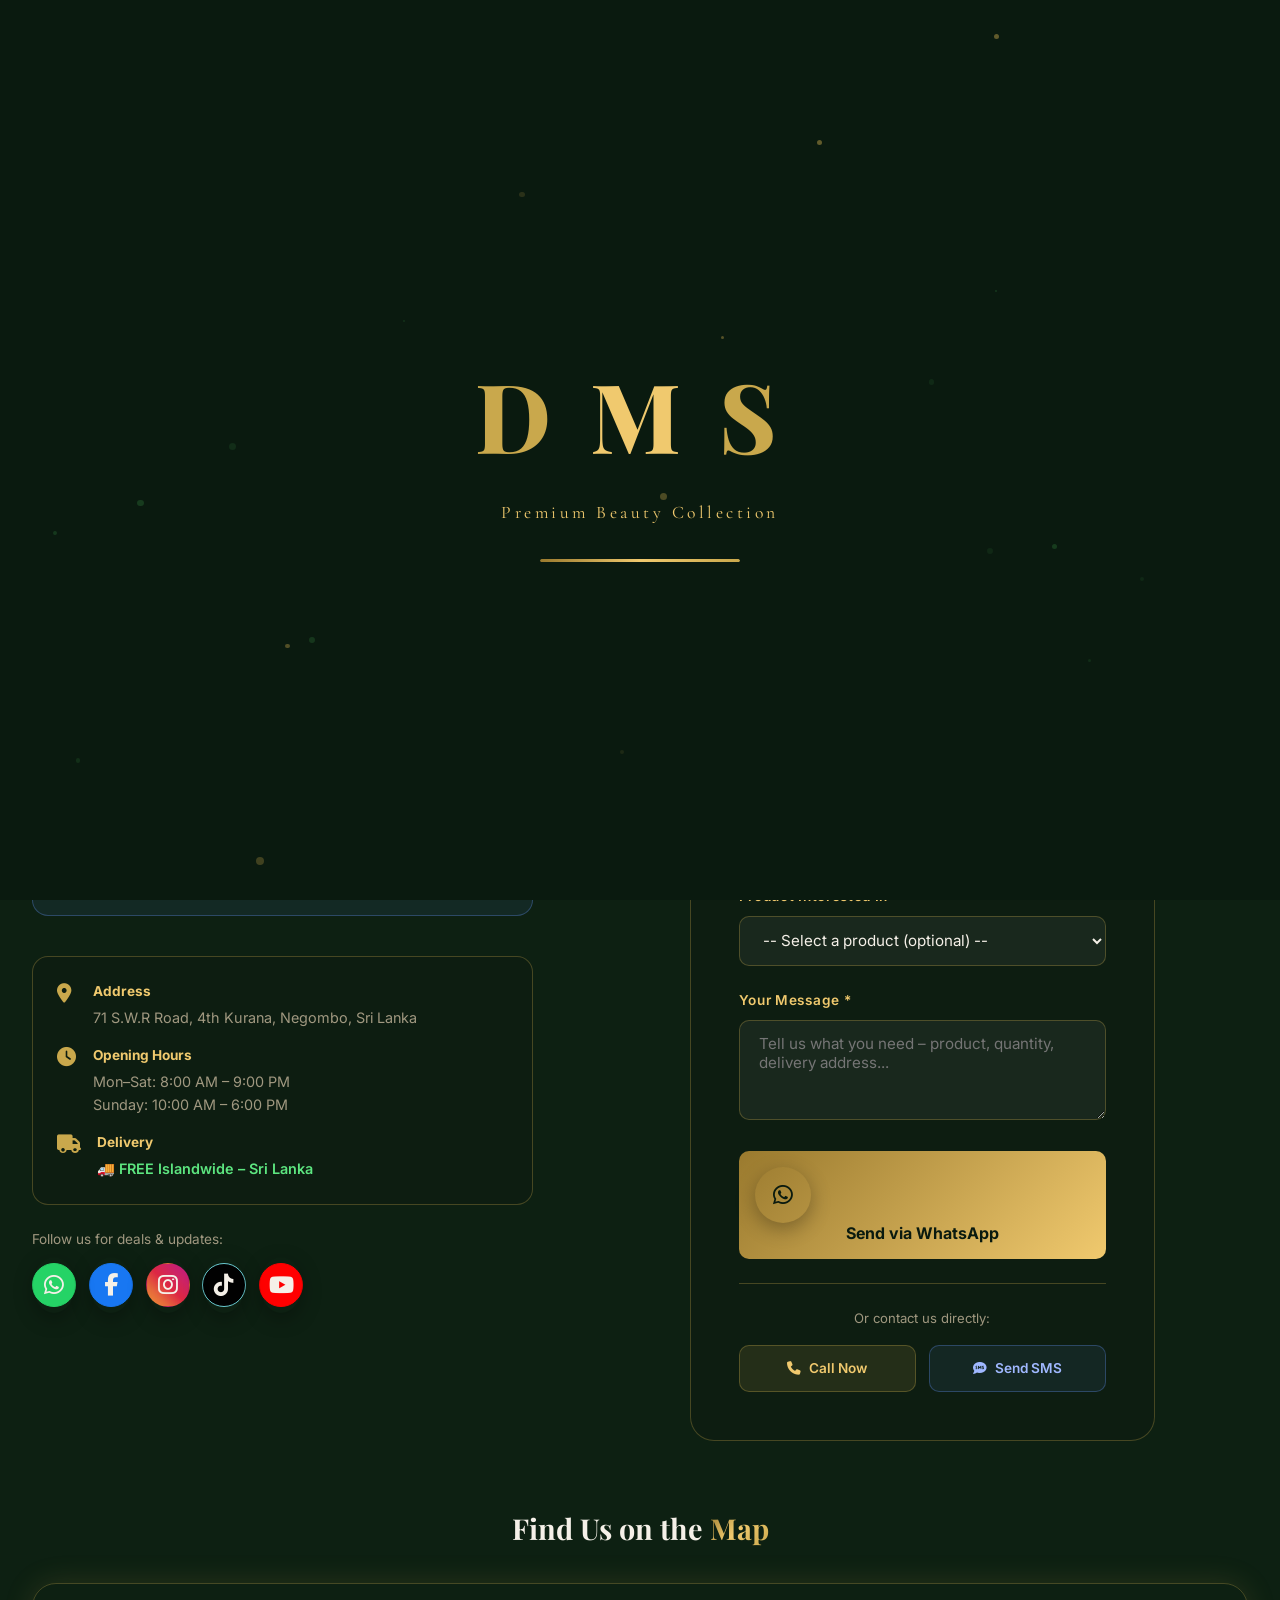
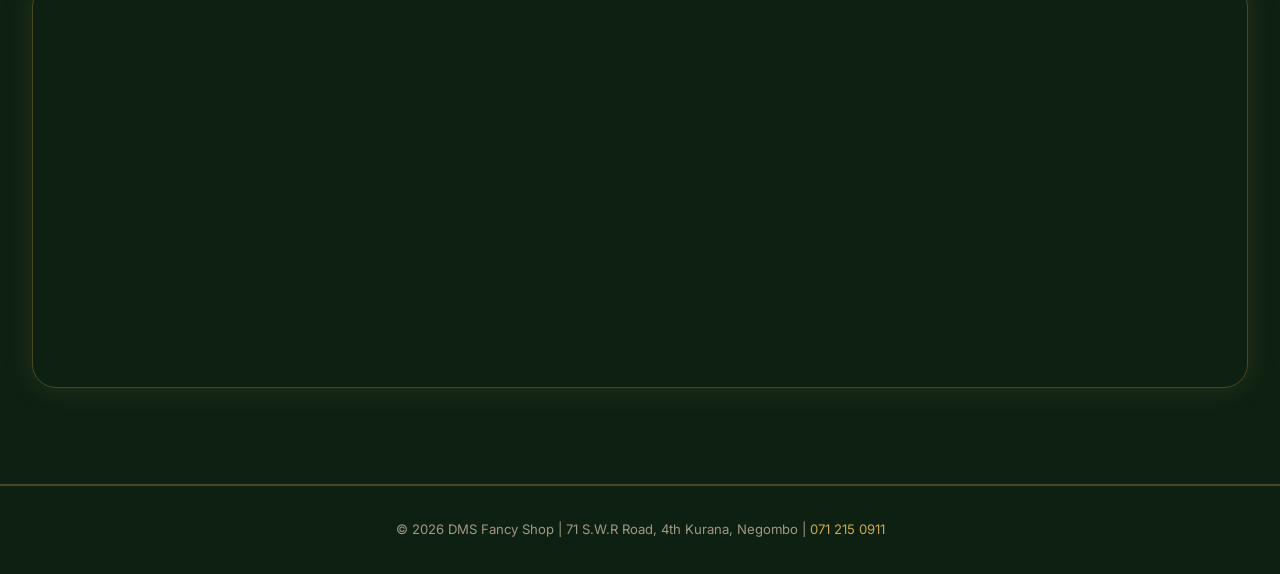
<file: contact.html>
<!DOCTYPE html>
<html lang="en">

<head>
    <meta charset="UTF-8" />
    <meta name="viewport" content="width=device-width, initial-scale=1.0" />
    <title>Contact – DMS Fancy Shop | Order Beauty Products Sri Lanka</title>
    <meta name="description"
        content="Contact DMS Fancy Shop to order premium beauty products. WhatsApp: 071 215 0911. Located at 71 S.W.R Road, 4th Kurana, Negombo. Free delivery islandwide." />
    <link
        href="https://fonts.googleapis.com/css2?family=Playfair+Display:wght@400;700;800&family=Inter:wght@300;400;500;600;700&family=Cormorant+Garamond:ital,wght@0,300;1,400&display=swap"
        rel="stylesheet" />
    <link rel="stylesheet" href="https://cdnjs.cloudflare.com/ajax/libs/font-awesome/6.5.0/css/all.min.css" />
    <link rel="stylesheet" href="style.css" />
</head>

<body>

    <div id="loading-screen">
        <div class="loader-content">
            <div class="loader-logo"><span class="logo-d">D</span><span class="logo-m">M</span><span
                    class="logo-s">S</span></div>
            <div class="loader-tagline">Premium Beauty Collection</div>
            <div class="loader-bar-wrap">
                <div class="loader-bar"></div>
            </div>
        </div>
        <div class="loader-particles" id="loaderParticles"></div>
    </div>

    <nav id="navbar" class="navbar">
        <div class="nav-container">
            <a href="index.html" class="nav-logo">
                <img src="logo.png" alt="DMS Fancy Shop Logo" class="logo-img"
                    onerror="this.style.display='none';this.nextElementSibling.style.display='flex'">
                <div class="logo-icon" style="display:none"><span>D</span><span>M</span><span>S</span></div>
                <div class="logo-text">
                    <span class="logo-brand">DMS Fancy</span>
                    <span class="logo-sub">Premium Beauty</span>
                </div>
            </a>
            <ul class="nav-links">
                <li><a href="index.html" class="nav-link">Home</a></li>
                <li><a href="products.html" class="nav-link">Products</a></li>
                <li><a href="about.html" class="nav-link">About Us</a></li>
                <li><a href="contact.html" class="nav-link active">Contact</a></li>

            </ul>
            <div class="nav-actions">
                <a href="https://wa.me/94712150911" target="_blank" class="btn-whatsapp-nav"><i
                        class="fab fa-whatsapp"></i> Order Now</a>
                <button class="nav-hamburger" id="navHamburger"><span></span><span></span><span></span></button>
            </div>
        </div>
        <div class="mobile-menu" id="mobileMenu">
            <a href="index.html" class="mobile-nav-link">Home</a>
            <a href="products.html" class="mobile-nav-link">Products</a>
            <a href="about.html" class="mobile-nav-link">About Us</a>
            <a href="contact.html" class="mobile-nav-link active">Contact</a>

            <a href="https://wa.me/94712150911" target="_blank" class="mobile-nav-link mobile-order"><i
                    class="fab fa-whatsapp"></i> Order via WhatsApp</a>
        </div>
    </nav>

    <!-- PAGE HERO -->
    <section class="page-hero">
        <div class="orb orb-2" style="opacity:0.4"></div>
        <div class="breadcrumb"><a href="index.html">Home</a><span>›</span><span>Contact</span></div>
        <h1>Get in <span class="gradient-text">Touch</span></h1>
        <p>Order products, ask questions, or get beauty advice – we're here for you!</p>
    </section>

    <!-- CONTACT SECTION -->
    <section class="section" style="background:var(--green-dark)">
        <div class="container">
            <div style="display:grid;grid-template-columns:1fr 1.3fr;gap:4rem;align-items:start">

                <!-- Info Side -->
                <div>
                    <h2 style="font-family:var(--font-serif);font-size:2rem;font-weight:800;margin-bottom:2rem">
                        Contact <span class="gradient-text">Details</span>
                    </h2>

                    <!-- Instant Order Cards -->
                    <div style="display:flex;flex-direction:column;gap:1rem;margin-bottom:2.5rem">
                        <a href="https://wa.me/94712150911?text=Hello%20DMS%20Fancy%20Shop!" target="_blank" style="display:flex;align-items:center;gap:1.2rem;padding:1.2rem 1.5rem;
            background:linear-gradient(135deg,rgba(37,211,102,0.15),rgba(18,140,126,0.15));
            border:1px solid rgba(37,211,102,0.4);border-radius:16px;
            color:white;text-decoration:none;transition:all 0.3s" onmouseenter="this.style.transform='translateX(6px)'"
                            onmouseleave="this.style.transform='translateX(0)'">
                            <div style="width:50px;height:50px;border-radius:50%;background:linear-gradient(135deg,#25d366,#128c7e);
              display:flex;align-items:center;justify-content:center;font-size:1.4rem;flex-shrink:0">
                                <i class="fab fa-whatsapp"></i>
                            </div>
                            <div>
                                <div style="font-size:0.75rem;color:rgba(255,255,255,0.6);margin-bottom:2px">Tap to Chat
                                    & Order</div>
                                <div style="font-weight:700;font-size:1rem;color:#5de680">WhatsApp: 071 215 0911</div>
                            </div>
                        </a>

                        <a href="tel:+94712150911" style="display:flex;align-items:center;gap:1.2rem;padding:1.2rem 1.5rem;
            background:rgba(201,168,76,0.1);border:1px solid var(--border-gold);border-radius:16px;
            color:white;text-decoration:none;transition:all 0.3s" onmouseenter="this.style.transform='translateX(6px)'"
                            onmouseleave="this.style.transform='translateX(0)'">
                            <div
                                style="width:50px;height:50px;border-radius:50%;background:linear-gradient(135deg,var(--gold-dark),var(--gold));
              display:flex;align-items:center;justify-content:center;font-size:1.3rem;color:var(--green-deep);flex-shrink:0">
                                <i class="fas fa-phone"></i>
                            </div>
                            <div>
                                <div style="font-size:0.75rem;color:rgba(255,255,255,0.6);margin-bottom:2px">Call To
                                    Order</div>
                                <div style="font-weight:700;font-size:1rem;color:var(--gold-light)">071 215 0911</div>
                            </div>
                        </a>

                        <a href="sms:+94712150911?body=Hello, I want to order from DMS Fancy Shop" style="display:flex;align-items:center;gap:1.2rem;padding:1.2rem 1.5rem;
            background:rgba(100,150,255,0.08);border:1px solid rgba(100,150,255,0.3);border-radius:16px;
            color:white;text-decoration:none;transition:all 0.3s" onmouseenter="this.style.transform='translateX(6px)'"
                            onmouseleave="this.style.transform='translateX(0)'">
                            <div style="width:50px;height:50px;border-radius:50%;background:rgba(100,150,255,0.3);
              display:flex;align-items:center;justify-content:center;font-size:1.3rem;color:#a0b8ff;flex-shrink:0">
                                <i class="fas fa-sms"></i>
                            </div>
                            <div>
                                <div style="font-size:0.75rem;color:rgba(255,255,255,0.6);margin-bottom:2px">Send a Text
                                </div>
                                <div style="font-weight:700;font-size:1rem;color:#a0b8ff">SMS: 071 215 0911</div>
                            </div>
                        </a>
                    </div>

                    <!-- Address -->
                    <div
                        style="background:var(--card-bg);border:1px solid var(--border-gold);border-radius:16px;padding:1.5rem">
                        <div class="loc-item" style="margin-bottom:1rem">
                            <i class="fas fa-map-marker-alt" style="color:var(--gold)"></i>
                            <div>
                                <strong style="color:var(--gold-light)">Address</strong>
                                <span style="color:var(--text-muted);display:block">71 S.W.R Road, 4th Kurana, Negombo,
                                    Sri Lanka</span>
                            </div>
                        </div>
                        <div class="loc-item" style="margin-bottom:1rem">
                            <i class="fas fa-clock" style="color:var(--gold)"></i>
                            <div>
                                <strong style="color:var(--gold-light)">Opening Hours</strong>
                                <span style="color:var(--text-muted);display:block">Mon–Sat: 8:00 AM – 9:00 PM</span>
                                <span style="color:var(--text-muted);display:block">Sunday: 10:00 AM – 6:00 PM</span>
                            </div>
                        </div>
                        <div class="loc-item">
                            <i class="fas fa-truck" style="color:var(--gold)"></i>
                            <div>
                                <strong style="color:var(--gold-light)">Delivery</strong>
                                <span style="color:#5de680;font-weight:600;display:block">🚚 FREE Islandwide – Sri
                                    Lanka</span>
                            </div>
                        </div>
                    </div>

                    <!-- Social -->
                    <div style="margin-top:1.5rem">
                        <p style="color:var(--text-muted);font-size:0.85rem;margin-bottom:0.8rem">Follow us for deals &
                            updates:</p>
                        <div class="social-icons">
                            <a href="https://wa.me/94712150911" target="_blank" class="social-icon whatsapp"><i
                                    class="fab fa-whatsapp"></i></a>
                            <a href="https://www.facebook.com/dmsfancyshop" target="_blank"
                                class="social-icon facebook"><i class="fab fa-facebook-f"></i></a>
                            <a href="https://www.instagram.com/dmsfancyshop" target="_blank"
                                class="social-icon instagram"><i class="fab fa-instagram"></i></a>
                            <a href="https://www.tiktok.com/@dmsfancyshop" target="_blank" class="social-icon tiktok"><i
                                    class="fab fa-tiktok"></i></a>
                            <a href="https://www.youtube.com/@dmsfancyshop" target="_blank"
                                class="social-icon youtube"><i class="fab fa-youtube"></i></a>
                        </div>
                    </div>
                </div>

                <!-- Contact Form -->
                <div class="contact-form">
                    <h3 style="font-family:var(--font-serif);font-size:1.6rem;font-weight:800;margin-bottom:0.5rem">
                        Send us a <span class="gradient-text">Message</span>
                    </h3>
                    <p style="color:var(--text-muted);font-size:0.9rem;margin-bottom:2rem">Fill in below — we'll reply
                        via WhatsApp instantly!</p>

                    <div id="contactSuccess" class="success-message">
                        <i class="fas fa-check-circle"></i> Opening WhatsApp with your message! We'll reply shortly.
                    </div>

                    <form id="contactForm">
                        <div class="form-group">
                            <label for="cName">Your Name *</label>
                            <input type="text" id="cName" placeholder="e.g. Nimesha Perera" required />
                        </div>
                        <div class="form-group">
                            <label for="cPhone">Phone Number</label>
                            <input type="tel" id="cPhone" placeholder="e.g. 077 123 4567" />
                        </div>
                        <div class="form-group">
                            <label for="cProduct">Product Interested In</label>
                            <select id="cProduct">
                                <option value="">-- Select a product (optional) --</option>
                                <option>Kajte San Skin Whitening Soap – LKR 1,600</option>
                                <option>Glupa Glutathione Soap – LKR 2,600</option>
                                <option>Olifair Radiant Effect Cream – LKR 6,000</option>
                                <option>Gluta Collagen Pink – LKR 4,200</option>
                                <option>L'Oréal Elvive Shampoo – LKR 3,500</option>
                                <option>Other / General Inquiry</option>
                            </select>
                        </div>
                        <div class="form-group">
                            <label for="cMessage">Your Message *</label>
                            <textarea id="cMessage"
                                placeholder="Tell us what you need – product, quantity, delivery address..."
                                required></textarea>
                        </div>
                        <button type="submit" class="btn-submit">
                            <i class="fab fa-whatsapp"></i> Send via WhatsApp
                        </button>
                    </form>

                    <!-- Direct action buttons -->
                    <div style="margin-top:1.5rem;padding-top:1.5rem;border-top:1px solid var(--border-gold)">
                        <p style="color:var(--text-muted);font-size:0.82rem;text-align:center;margin-bottom:1rem">Or
                            contact us directly:</p>
                        <div style="display:flex;gap:0.8rem;flex-wrap:wrap">
                            <a href="tel:+94712150911" style="flex:1;display:flex;align-items:center;justify-content:center;gap:0.5rem;
              padding:0.7rem;border-radius:10px;background:rgba(201,168,76,0.12);
              border:1px solid var(--border-gold);color:var(--gold-light);font-weight:600;
              font-size:0.85rem;text-decoration:none">
                                <i class="fas fa-phone"></i> Call Now
                            </a>
                            <a href="sms:+94712150911" style="flex:1;display:flex;align-items:center;justify-content:center;gap:0.5rem;
              padding:0.7rem;border-radius:10px;background:rgba(100,150,255,0.08);
              border:1px solid rgba(100,150,255,0.3);color:#a0b8ff;font-weight:600;
              font-size:0.85rem;text-decoration:none">
                                <i class="fas fa-sms"></i> Send SMS
                            </a>
                        </div>
                    </div>
                </div>
            </div>

            <!-- Map -->
            <div style="margin-top:4rem">
                <h3 style="font-family:var(--font-serif);font-size:1.8rem;text-align:center;margin-bottom:2rem">
                    Find Us on the <span class="gradient-text">Map</span>
                </h3>
                <div class="map-wrap" style="aspect-ratio:21/7">
                    <iframe
                        src="https://www.google.com/maps/embed?pb=!1m18!1m12!1m3!1d63280!2d79.85!3d7.21!2m3!1f0!2f0!3f0!3m2!1i1024!2i768!4f13.1!3m3!1m2!1s0x0%3A0x0!2zNy4yMSw3OS44NQ!5e0!3m2!1sen!2slk"
                        allowfullscreen loading="lazy" referrerpolicy="no-referrer-when-downgrade"
                        title="DMS Fancy Shop Negombo"></iframe>
                </div>
            </div>
        </div>
    </section>

    <footer class="footer">
        <div class="footer-bottom" style="padding:2rem;text-align:center;border-top:1px solid var(--border-gold)">
            <p style="color:var(--text-muted)">© 2026 DMS Fancy Shop | 71 S.W.R Road, 4th Kurana, Negombo | <a
                    href="tel:+94712150911" style="color:var(--gold)">071 215 0911</a></p>
        </div>
    </footer>

    <div class="fab-group">
        <a href="https://wa.me/94712150911" target="_blank" class="fab fab-wa"><i class="fab fa-whatsapp"></i><span
                class="fab-tooltip">Order on WhatsApp</span></a>
        <a href="tel:+94712150911" class="fab fab-call"><i class="fas fa-phone"></i><span class="fab-tooltip">Call
                Us</span></a>
    </div>

    <script src="app.js"></script>
    <script>
        // Fix contact form grid for mobile
        const contactGrid = document.querySelector('.contact-form').parentElement;
        function fixContactGrid() {
            if (window.innerWidth < 900) {
                contactGrid.style.gridTemplateColumns = '1fr';
                contactGrid.style.gap = '2rem';
            } else {
                contactGrid.style.gridTemplateColumns = '1fr 1.3fr';
                contactGrid.style.gap = '4rem';
            }
        }
        fixContactGrid();
        window.addEventListener('resize', fixContactGrid);
    </script>
</body>

</html>
</file>
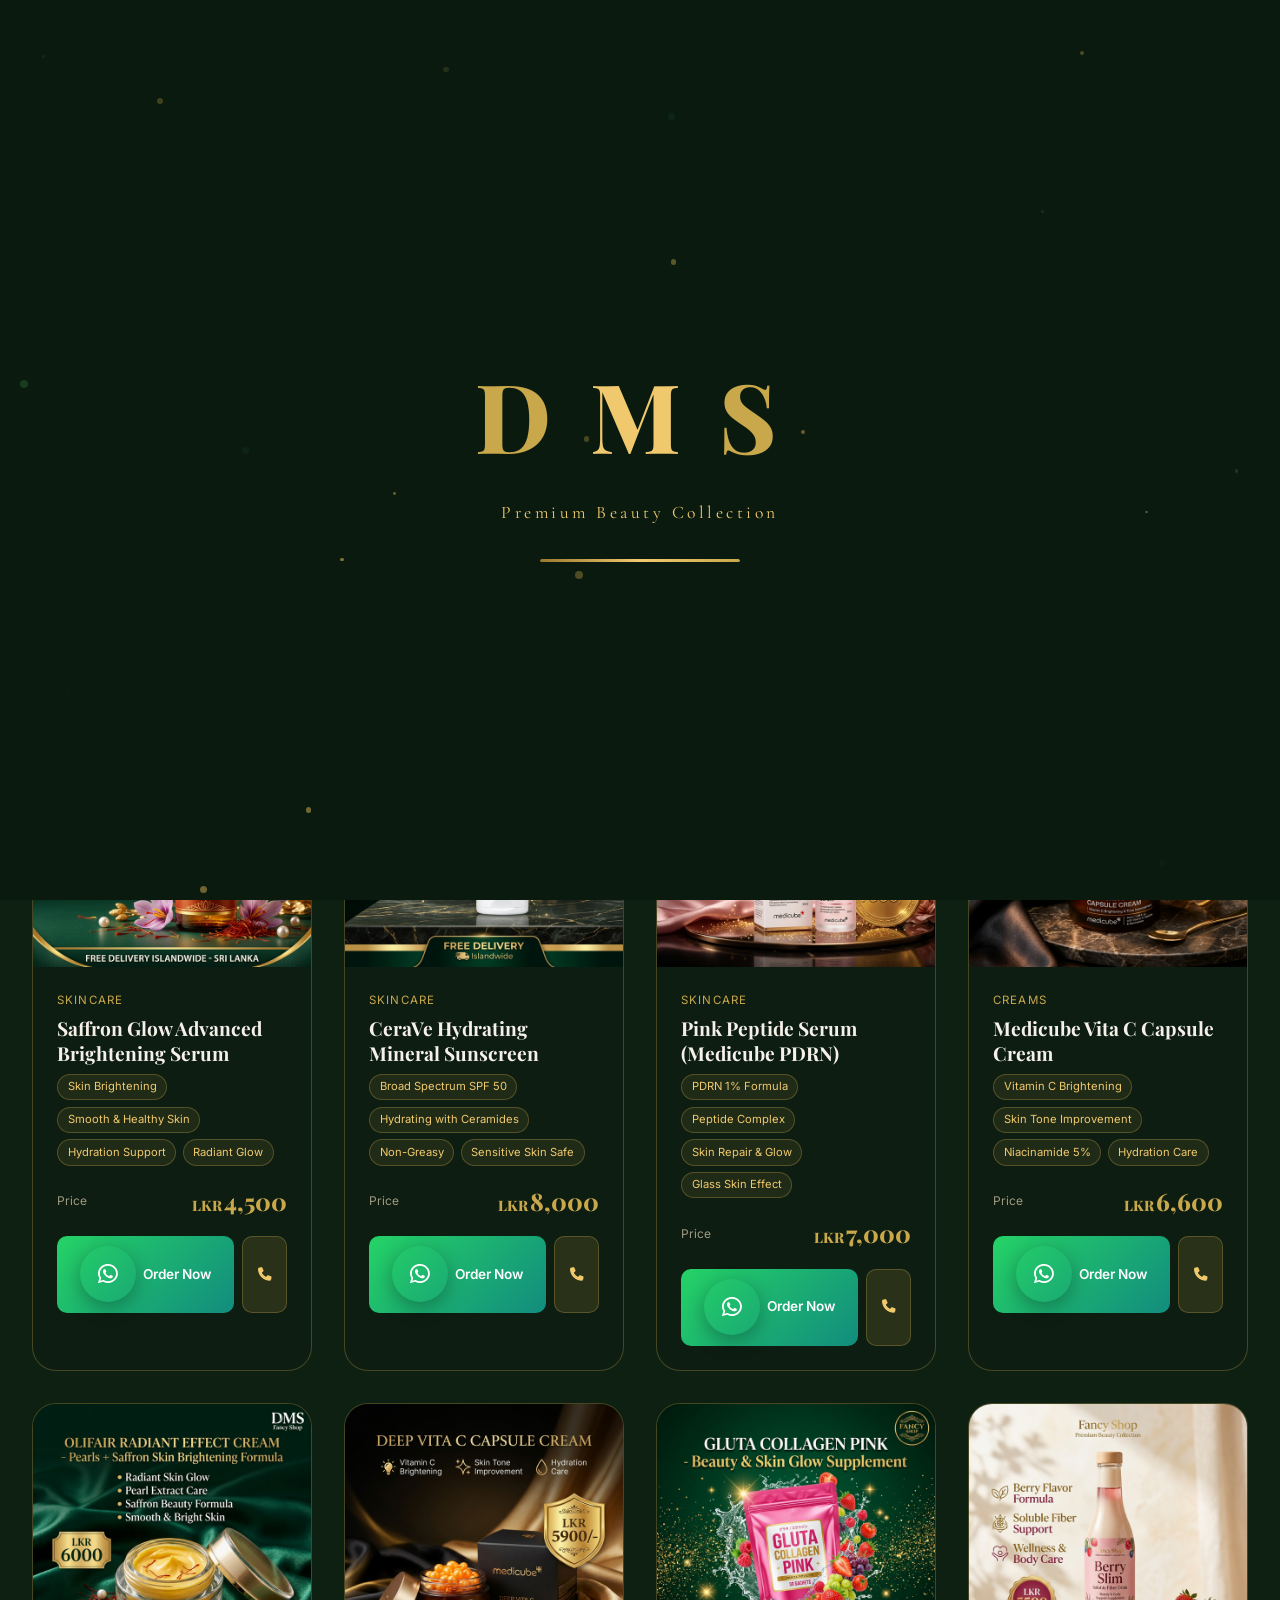
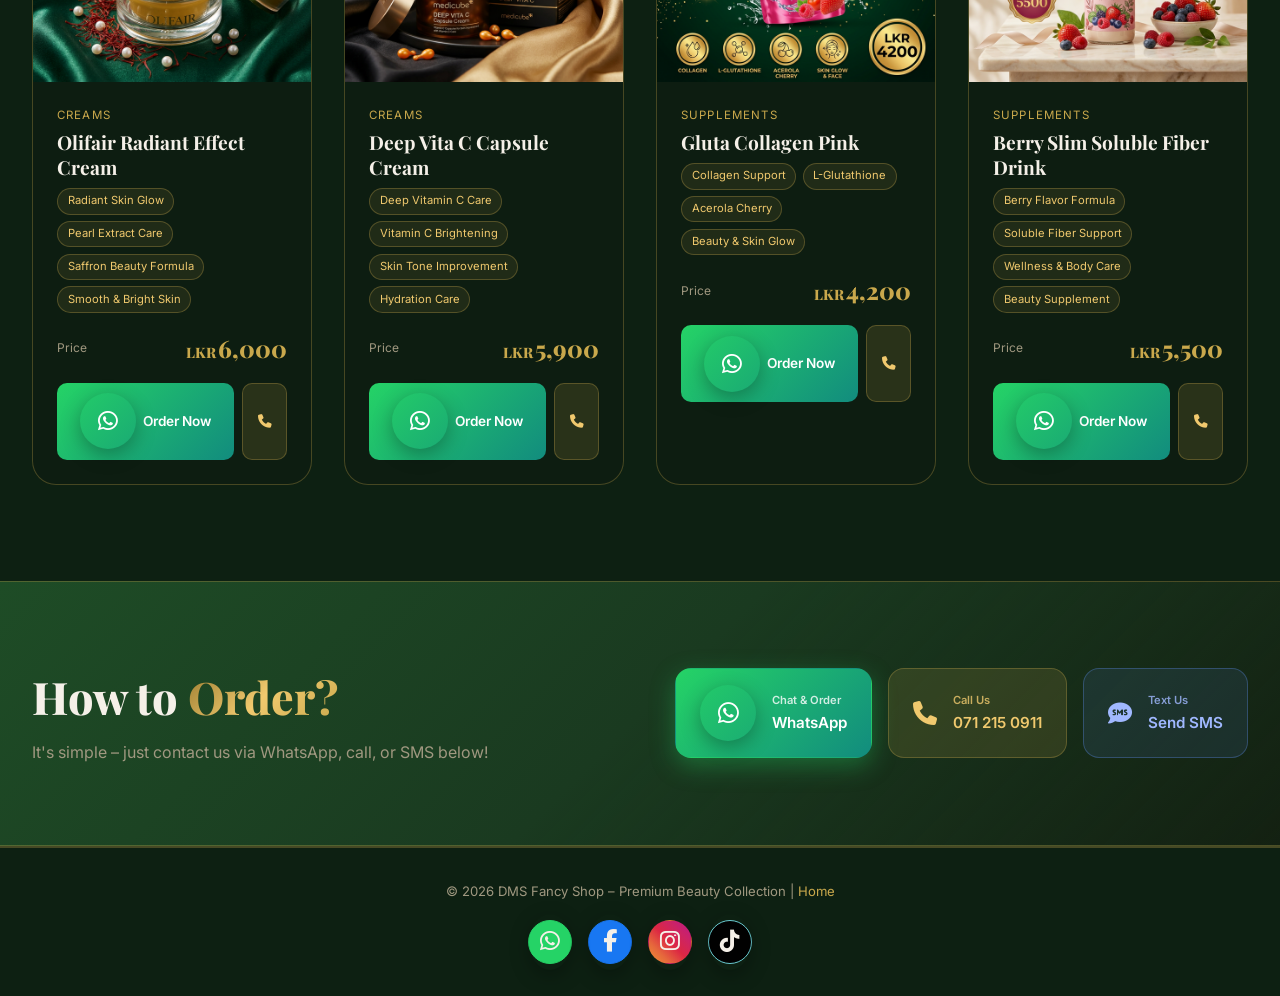
<file: products.html>
<!DOCTYPE html>
<html lang="en">

<head>
    <meta charset="UTF-8" />
    <meta name="viewport" content="width=device-width, initial-scale=1.0" />
    <title>Our Products – DMS Fancy Shop | Premium Beauty Sri Lanka</title>
    <meta name="description"
        content="Browse all premium beauty products at DMS Fancy Shop – soaps, creams, supplements, hair care. Free islandwide delivery Sri Lanka. Order via WhatsApp 071 215 0911." />
    <link
        href="https://fonts.googleapis.com/css2?family=Playfair+Display:wght@400;700;800&family=Inter:wght@300;400;500;600;700&family=Cormorant+Garamond:ital,wght@0,300;1,400&display=swap"
        rel="stylesheet" />
    <link rel="stylesheet" href="https://cdnjs.cloudflare.com/ajax/libs/font-awesome/6.5.0/css/all.min.css" />
    <link rel="stylesheet" href="style.css" />
</head>

<body>

    <div id="loading-screen">
        <div class="loader-content">
            <div class="loader-logo"><span class="logo-d">D</span><span class="logo-m">M</span><span
                    class="logo-s">S</span></div>
            <div class="loader-tagline">Premium Beauty Collection</div>
            <div class="loader-bar-wrap">
                <div class="loader-bar"></div>
            </div>
        </div>
        <div class="loader-particles" id="loaderParticles"></div>
    </div>

    <nav id="navbar" class="navbar">
        <div class="nav-container">
            <a href="index.html" class="nav-logo">
                <img src="logo.png" alt="DMS Fancy Shop Logo" class="logo-img"
                    onerror="this.style.display='none';this.nextElementSibling.style.display='flex'">
                <div class="logo-icon" style="display:none"><span>D</span><span>M</span><span>S</span></div>
                <div class="logo-text">
                    <span class="logo-brand">DMS Fancy</span>
                    <span class="logo-sub">Premium Beauty</span>
                </div>
            </a>
            <ul class="nav-links">
                <li><a href="index.html" class="nav-link">Home</a></li>
                <li><a href="products.html" class="nav-link active">Products</a></li>
                <li><a href="about.html" class="nav-link">About Us</a></li>
                <li><a href="contact.html" class="nav-link">Contact</a></li>

            </ul>
            <div class="nav-actions">
                <a href="https://wa.me/94712150911" target="_blank" class="btn-whatsapp-nav"><i
                        class="fab fa-whatsapp"></i> Order Now</a>
                <button class="nav-hamburger" id="navHamburger"><span></span><span></span><span></span></button>
            </div>
        </div>
        <div class="mobile-menu" id="mobileMenu">
            <a href="index.html" class="mobile-nav-link">Home</a>
            <a href="products.html" class="mobile-nav-link active">Products</a>
            <a href="about.html" class="mobile-nav-link">About Us</a>
            <a href="contact.html" class="mobile-nav-link">Contact</a>

            <a href="https://wa.me/94712150911" target="_blank" class="mobile-nav-link mobile-order"><i
                    class="fab fa-whatsapp"></i> Order via WhatsApp</a>
        </div>
    </nav>

    <!-- PAGE HERO -->
    <section class="page-hero">
        <div class="orb orb-1" style="opacity:0.5"></div>
        <div class="breadcrumb"><a href="index.html">Home</a><span>›</span><span>Products</span></div>
        <h1>Our <span class="gradient-text">Products</span></h1>
        <p>Premium beauty collection – all with free islandwide delivery across Sri Lanka</p>
    </section>

    <!-- PRODUCTS SECTION -->
    <section class="section" style="background:var(--green-dark)">
        <div class="container">

            <!-- Search -->
            <div style="margin-bottom:2rem;position:relative">
                <input type="text" id="productSearch" placeholder="🔍  Search products, ingredients, categories..."
                    style="width:100%;padding:1rem 1.5rem;border-radius:50px;background:rgba(255,255,255,0.05);
        border:1px solid var(--border-gold);color:var(--off-white);font-size:0.95rem;
        outline:none;font-family:var(--font-sans);transition:all 0.3s" />
            </div>

            <!-- Filter Pills -->
            <div class="filter-pills">
                <button class="filter-pill active" data-cat="all">All Products</button>
                <button class="filter-pill" data-cat="soaps">Beauty Soaps</button>
                <button class="filter-pill" data-cat="creams">Creams & Serums</button>
                <button class="filter-pill" data-cat="haircare">Hair Care</button>
                <button class="filter-pill" data-cat="supplements">Supplements</button>
                <button class="filter-pill" data-cat="skincare">Skin Care</button>
            </div>

            <div class="products-grid" id="allProductsGrid">
                <!-- Rendered by JS -->
            </div>
        </div>
    </section>

    <!-- ORDER BANNER -->
    <section class="order-banner">
        <div class="order-banner-bg"></div>
        <div class="container order-banner-content">
            <div class="order-banner-text">
                <h2>How to <span class="gradient-text">Order?</span></h2>
                <p>It's simple – just contact us via WhatsApp, call, or SMS below!</p>
            </div>
            <div class="order-methods">
                <a href="https://wa.me/94712150911?text=Hello%20DMS%20Fancy%20Shop%2C%20I%20would%20like%20to%20place%20an%20order."
                    target="_blank" class="order-method-btn whatsapp">
                    <i class="fab fa-whatsapp"></i>
                    <div><span class="method-label">Chat & Order</span><span class="method-val">WhatsApp</span></div>
                </a>
                <a href="tel:+94712150911" class="order-method-btn call">
                    <i class="fas fa-phone"></i>
                    <div><span class="method-label">Call Us</span><span class="method-val">071 215 0911</span></div>
                </a>
                <a href="sms:+94712150911?body=Hello, I want to order" class="order-method-btn sms">
                    <i class="fas fa-sms"></i>
                    <div><span class="method-label">Text Us</span><span class="method-val">Send SMS</span></div>
                </a>
            </div>
        </div>
    </section>

    <footer class="footer">
        <div class="footer-bottom" style="padding:2rem;text-align:center;border-top:1px solid var(--border-gold)">
            <p style="color:var(--text-muted)">© 2026 DMS Fancy Shop – Premium Beauty Collection | <a href="index.html"
                    style="color:var(--gold)">Home</a></p>
            <div style="display:flex;justify-content:center;gap:1rem;margin-top:1rem">
                <a href="https://wa.me/94712150911" target="_blank" class="social-icon whatsapp"><i
                        class="fab fa-whatsapp"></i></a>
                <a href="https://www.facebook.com/dmsfancyshop" target="_blank" class="social-icon facebook"><i
                        class="fab fa-facebook-f"></i></a>
                <a href="https://www.instagram.com/dmsfancyshop" target="_blank" class="social-icon instagram"><i
                        class="fab fa-instagram"></i></a>
                <a href="https://www.tiktok.com/@dmsfancyshop" target="_blank" class="social-icon tiktok"><i
                        class="fab fa-tiktok"></i></a>
            </div>
        </div>
    </footer>

    <div class="fab-group">
        <a href="https://wa.me/94712150911" target="_blank" class="fab fab-wa" title="WhatsApp"><i
                class="fab fa-whatsapp"></i><span class="fab-tooltip">Order on WhatsApp</span></a>
        <a href="tel:+94712150911" class="fab fab-call" title="Call"><i class="fas fa-phone"></i><span
                class="fab-tooltip">Call Us</span></a>
    </div>

    <script src="app.js"></script>
</body>

</html>
</file>
<file: style.css>
/* ===== ROOT VARIABLES ===== */
:root {
  --gold: #c9a84c;
  --gold-light: #f0c96e;
  --gold-dark: #9a7a2e;
  --green-deep: #0a1a0f;
  --green-dark: #0d2012;
  --green-mid: #1a3a20;
  --green-accent: #1e4c26;
  --white: #ffffff;
  --off-white: #f5f0e8;
  --text-muted: #a09880;
  --card-bg: rgba(15, 30, 18, 0.85);
  --border-gold: rgba(201, 168, 76, 0.3);
  --shadow-gold: 0 0 30px rgba(201, 168, 76, 0.15);
  --font-serif: 'Playfair Display', serif;
  --font-sans: 'Inter', sans-serif;
  --font-elegant: 'Cormorant Garamond', serif;
  --radius: 16px;
  --radius-lg: 24px;
  --transition: all 0.4s cubic-bezier(0.23, 1, 0.32, 1);
}

/* ===== RESET & BASE ===== */
*, *::before, *::after { box-sizing: border-box; margin: 0; padding: 0; }
html { scroll-behavior: smooth; }
body {
  font-family: var(--font-sans);
  background: var(--green-deep);
  color: var(--off-white);
  overflow-x: hidden;
  line-height: 1.6;
}
a { text-decoration: none; color: inherit; }
ul { list-style: none; }
img { max-width: 100%; display: block; }

/* ===== SCROLLBAR ===== */
::-webkit-scrollbar { width: 6px; }
::-webkit-scrollbar-track { background: var(--green-dark); }
::-webkit-scrollbar-thumb { background: var(--gold-dark); border-radius: 3px; }

/* ===== LOADING SCREEN ===== */
#loading-screen {
  position: fixed; inset: 0; z-index: 9999;
  background: var(--green-deep);
  display: flex; align-items: center; justify-content: center;
  min-height: 100svh;
  transition: opacity 0.8s ease, visibility 0.8s ease;
}
#loading-screen.hidden { opacity: 0; visibility: hidden; }
.loader-content { text-align: center; z-index: 2; padding: 0 1.5rem; width: 100%; }
.loader-logo {
  font-family: var(--font-serif);
  font-size: clamp(3rem, 10vw, 6rem);
  font-weight: 800;
  letter-spacing: 0.3em;
  display: flex; gap: 0.1em; justify-content: center;
}
.logo-d { color: var(--gold); animation: logoPop 0.6s 0.2s both; }
.logo-m { color: var(--gold-light); animation: logoPop 0.6s 0.4s both; }
.logo-s { color: var(--gold); animation: logoPop 0.6s 0.6s both; }
@keyframes logoPop {
  from { opacity: 0; transform: translateY(30px) scale(0.8); }
  to { opacity: 1; transform: translateY(0) scale(1); }
}
.loader-tagline {
  font-family: var(--font-elegant);
  color: var(--gold-light);
  font-size: 1.1rem;
  letter-spacing: 0.2em;
  opacity: 0;
  animation: fadeIn 0.6s 0.9s forwards;
  margin-top: 0.5rem;
}
.loader-bar-wrap {
  width: 200px; height: 3px;
  background: rgba(201,168,76,0.2);
  border-radius: 10px; margin: 2rem auto 0;
  overflow: hidden;
}
.loader-bar {
  height: 100%;
  background: linear-gradient(90deg, var(--gold-dark), var(--gold-light), var(--gold));
  width: 0; border-radius: 10px;
  animation: barFill 2s 0.8s forwards ease-in-out;
}
@keyframes barFill { to { width: 100%; } }
.loader-particles {
  position: absolute; inset: 0; pointer-events: none;
}
@keyframes fadeIn { to { opacity: 1; } }

/* ===== NAVBAR ===== */
.navbar {
  position: fixed; top: 0; left: 0; right: 0; z-index: 1000;
  padding: 0;
  transition: var(--transition);
}
.navbar.scrolled {
  background: rgba(8, 18, 11, 0.97);
  backdrop-filter: blur(20px);
  border-bottom: 1px solid var(--border-gold);
  box-shadow: var(--shadow-gold);
}
.nav-container {
  max-width: 1400px; margin: 0 auto;
  padding: 1rem 2rem;
  display: flex; align-items: center; justify-content: space-between; gap: 2rem;
}
.nav-logo {
  display: flex; align-items: center; gap: 0.8rem;
  text-decoration: none;
}
.nav-logo img.logo-img {
  height: 52px; width: auto;
  filter: drop-shadow(0 0 8px rgba(201,168,76,0.5));
  transition: var(--transition);
}
.nav-logo img.logo-img:hover { transform: scale(1.05); }
.logo-icon {
  display: flex; gap: 1px;
  font-family: var(--font-serif);
  font-size: 1.5rem; font-weight: 800;
}
.logo-icon span:nth-child(1) { color: var(--gold); }
.logo-icon span:nth-child(2) { color: var(--gold-light); }
.logo-icon span:nth-child(3) { color: var(--gold); }
.logo-icon.small { font-size: 1.1rem; }
.logo-text { display: flex; flex-direction: column; line-height: 1.1; }
.logo-brand { font-family: var(--font-serif); font-size: 1rem; font-weight: 700; color: var(--gold-light); }
.logo-sub { font-size: 0.65rem; color: var(--text-muted); letter-spacing: 0.1em; text-transform: uppercase; }
.nav-links {
  display: flex; gap: 0.5rem; align-items: center;
}
.nav-link {
  font-size: 0.9rem; font-weight: 500;
  color: var(--off-white); padding: 0.5rem 1rem;
  border-radius: 8px; transition: var(--transition);
  position: relative;
}
.nav-link::after {
  content: ''; position: absolute; bottom: 0; left: 50%; right: 50%;
  height: 2px; background: var(--gold);
  transition: var(--transition); border-radius: 1px;
}
.nav-link:hover::after, .nav-link.active::after { left: 10%; right: 10%; }
.nav-link:hover, .nav-link.active { color: var(--gold-light); }
.admin-link { color: var(--gold) !important; }
.btn-whatsapp-nav {
  display: flex; align-items: center; gap: 0.5rem;
  background: linear-gradient(135deg, #25d366, #128c7e);
  color: white; padding: 0.6rem 1.2rem;
  border-radius: 50px; font-size: 0.88rem; font-weight: 600;
  transition: var(--transition);
  box-shadow: 0 4px 15px rgba(37, 211, 102, 0.4);
}
.btn-whatsapp-nav:hover { transform: translateY(-2px); box-shadow: 0 8px 25px rgba(37, 211, 102, 0.5); }
.nav-hamburger {
  display: none; flex-direction: column; gap: 5px;
  background: none; border: none; cursor: pointer; padding: 5px;
}
.nav-hamburger span {
  display: block; width: 24px; height: 2px;
  background: var(--gold); border-radius: 2px;
  transition: var(--transition);
}
.nav-hamburger.open span:nth-child(1) { transform: rotate(45deg) translate(5px, 5px); }
.nav-hamburger.open span:nth-child(2) { opacity: 0; }
.nav-hamburger.open span:nth-child(3) { transform: rotate(-45deg) translate(5px, -5px); }
.mobile-menu {
  display: none; flex-direction: column;
  background: rgba(8,18,11,0.98);
  border-top: 1px solid var(--border-gold);
  padding: 1rem 2rem 1.5rem;
  gap: 0.5rem;
}
.mobile-menu.open { display: flex; }
.mobile-nav-link {
  padding: 0.8rem 1rem; border-radius: 10px;
  color: var(--off-white); font-weight: 500;
  transition: var(--transition);
  border: 1px solid transparent;
}
.mobile-nav-link:hover, .mobile-nav-link.active {
  background: var(--green-accent); color: var(--gold-light);
  border-color: var(--border-gold);
}
.mobile-order {
  background: linear-gradient(135deg, #25d366, #128c7e) !important;
  color: white !important; text-align: center;
  margin-top: 0.5rem; font-weight: 600;
}

/* ===== GRADIENT TEXT ===== */
.gradient-text {
  background: linear-gradient(135deg, var(--gold-dark), var(--gold-light), var(--gold));
  -webkit-background-clip: text; -webkit-text-fill-color: transparent;
  background-clip: text;
}

/* ===== HERO ===== */
.hero-section {
  position: relative; min-height: 100vh;
  display: flex; align-items: center; justify-content: center;
  overflow: hidden; padding: 8rem 2rem 4rem;
}
.hero-bg {
  position: absolute; inset: 0;
  background-size: cover; background-position: center;
  background-attachment: fixed;
  opacity: 0.3;
}
.hero-overlay {
  position: absolute; inset: 0;
  background: linear-gradient(180deg,
    rgba(8,18,11,0.6) 0%,
    rgba(8,18,11,0.3) 50%,
    rgba(8,18,11,0.9) 100%
  );
}
.hero-canvas-wrap {
  position: absolute; inset: 0; z-index: 0;
}
#heroCanvas { width: 100%; height: 100%; }
.orb {
  position: absolute; border-radius: 50%;
  filter: blur(60px); pointer-events: none; z-index: 0;
}
.orb-1 {
  width: 600px; height: 600px;
  background: radial-gradient(circle, rgba(201,168,76,0.12), transparent 70%);
  top: -200px; right: -100px;
  animation: orbFloat 8s ease-in-out infinite;
}
.orb-2 {
  width: 400px; height: 400px;
  background: radial-gradient(circle, rgba(30,76,38,0.4), transparent 70%);
  bottom: -100px; left: -100px;
  animation: orbFloat 10s ease-in-out infinite reverse;
}
.orb-3 {
  width: 300px; height: 300px;
  background: radial-gradient(circle, rgba(201,168,76,0.08), transparent 70%);
  top: 50%; left: 30%;
  animation: orbFloat 6s ease-in-out infinite 2s;
}
@keyframes orbFloat {
  0%, 100% { transform: translateY(0) scale(1); }
  50% { transform: translateY(-30px) scale(1.05); }
}
.hero-content {
  position: relative; z-index: 2; text-align: center; max-width: 800px;
}
.hero-badge {
  display: inline-flex; align-items: center; gap: 0.6rem;
  border: 1px solid var(--border-gold);
  background: rgba(201,168,76,0.08);
  backdrop-filter: blur(10px);
  padding: 0.5rem 1.2rem; border-radius: 50px;
  font-size: 0.85rem; color: var(--gold-light);
  margin-bottom: 1.5rem; letter-spacing: 0.05em;
  animation: badgePop 0.8s 0.5s both;
}
@keyframes badgePop {
  from { opacity: 0; transform: scale(0.8); }
  to { opacity: 1; transform: scale(1); }
}
.badge-dot {
  width: 8px; height: 8px; border-radius: 50%;
  background: var(--gold); display: inline-block;
  animation: pulse 2s infinite;
}
@keyframes pulse {
  0%, 100% { box-shadow: 0 0 0 0 rgba(201,168,76,0.7); }
  50% { box-shadow: 0 0 0 8px rgba(201,168,76,0); }
}
.hero-title {
  font-family: var(--font-serif);
  font-size: clamp(2.5rem, 7vw, 5.5rem);
  font-weight: 800; line-height: 1.1;
  margin-bottom: 1.5rem;
}
.title-line { display: block; animation: titleSlide 0.8s both; }
.title-line:nth-child(1) { animation-delay: 0.3s; }
.title-line:nth-child(2) { animation-delay: 0.5s; }
.title-line:nth-child(3) { animation-delay: 0.7s; }
@keyframes titleSlide {
  from { opacity: 0; transform: translateY(40px); }
  to { opacity: 1; transform: translateY(0); }
}
.hero-desc {
  font-size: clamp(1rem, 2vw, 1.2rem);
  color: var(--text-muted); margin-bottom: 2.5rem;
  animation: fadeIn 0.8s 0.9s both;
  font-family: var(--font-elegant);
}
.hero-ctas {
  display: flex; gap: 1rem; justify-content: center; flex-wrap: wrap;
  animation: fadeIn 0.8s 1.1s both;
}
.btn-primary {
  display: inline-flex; align-items: center; gap: 0.7rem;
  background: linear-gradient(135deg, var(--gold-dark), var(--gold-light));
  color: var(--green-deep); padding: 0.9rem 2rem;
  border-radius: 50px; font-weight: 700; font-size: 0.95rem;
  transition: var(--transition);
  box-shadow: 0 8px 30px rgba(201,168,76,0.4);
}
.btn-primary:hover { transform: translateY(-3px); box-shadow: 0 15px 40px rgba(201,168,76,0.5); }
.btn-whatsapp {
  display: inline-flex; align-items: center; gap: 0.7rem;
  background: linear-gradient(135deg, #25d366, #128c7e);
  color: white; padding: 0.9rem 2rem;
  border-radius: 50px; font-weight: 700; font-size: 0.95rem;
  transition: var(--transition);
  box-shadow: 0 8px 30px rgba(37,211,102,0.4);
}
.btn-whatsapp:hover { transform: translateY(-3px); box-shadow: 0 15px 40px rgba(37,211,102,0.5); }
.btn-outline {
  display: inline-flex; align-items: center; gap: 0.7rem;
  border: 2px solid var(--border-gold); color: var(--gold-light);
  padding: 0.9rem 2rem; border-radius: 50px;
  font-weight: 600; font-size: 0.95rem;
  transition: var(--transition);
}
.btn-outline:hover {
  background: rgba(201,168,76,0.1);
  border-color: var(--gold); transform: translateY(-3px);
}
.hero-stats {
  display: flex; gap: 2rem; justify-content: center; align-items: center;
  margin-top: 3rem; flex-wrap: wrap;
  animation: fadeIn 0.8s 1.3s both;
}
.stat-item { text-align: center; }
.stat-num {
  display: block; font-family: var(--font-serif);
  font-size: 2rem; font-weight: 800; color: var(--gold-light);
}
.stat-label { font-size: 0.8rem; color: var(--text-muted); letter-spacing: 0.05em; }
.stat-divider { width: 1px; height: 50px; background: var(--border-gold); }
.hero-scroll-indicator {
  position: absolute; bottom: 2.5rem; left: 50%; transform: translateX(-50%);
  display: flex; flex-direction: column; align-items: center; gap: 0.5rem;
  z-index: 2; animation: fadeIn 1s 1.5s both;
}
.scroll-icon {
  width: 28px; height: 45px; border: 2px solid var(--border-gold);
  border-radius: 14px; display: flex; justify-content: center; padding-top: 8px;
}
.scroll-dot {
  width: 5px; height: 10px; background: var(--gold);
  border-radius: 3px; animation: scrollAnim 2s infinite;
}
@keyframes scrollAnim {
  0% { transform: translateY(0); opacity: 1; }
  100% { transform: translateY(15px); opacity: 0; }
}
.hero-scroll-indicator span { font-size: 0.75rem; color: var(--text-muted); letter-spacing: 0.1em; }

/* ===== MARQUEE ===== */
.marquee-strip {
  background: linear-gradient(135deg, var(--gold-dark), var(--gold), var(--gold-dark));
  padding: 0.8rem 0; overflow: hidden;
}
.marquee-track {
  display: flex; gap: 0; white-space: nowrap;
  animation: marquee 25s linear infinite;
}
.marquee-track span {
  padding: 0 2rem; font-size: 0.85rem; font-weight: 600;
  color: var(--green-deep); letter-spacing: 0.05em;
}
@keyframes marquee { from { transform: translateX(0); } to { transform: translateX(-50%); } }

/* ===== SECTIONS ===== */
.section { padding: 6rem 2rem; }
.container { max-width: 1300px; margin: 0 auto; }
.section-header { text-align: center; margin-bottom: 4rem; }
.section-sub {
  font-family: var(--font-elegant); font-size: 1.1rem;
  color: var(--gold); letter-spacing: 0.15em; text-transform: uppercase;
  margin-bottom: 0.5rem;
}
.section-title {
  font-family: var(--font-serif); font-size: clamp(2rem, 5vw, 3.5rem);
  font-weight: 800; color: var(--off-white); margin-bottom: 1rem;
}
.section-divider {
  width: 80px; height: 3px; margin: 0 auto;
  background: linear-gradient(90deg, transparent, var(--gold), transparent);
  border-radius: 2px;
}

/* ===== PRODUCT CARDS ===== */
.products-section { background: var(--green-dark); }
.products-grid {
  display: grid;
  grid-template-columns: repeat(auto-fill, minmax(280px, 1fr));
  gap: 2rem;
}
.product-card {
  background: var(--card-bg);
  border: 1px solid var(--border-gold);
  border-radius: var(--radius-lg);
  overflow: hidden;
  transition: var(--transition);
  position: relative;
  backdrop-filter: blur(10px);
  animation: cardIn 0.6s both;
}
.product-card:hover {
  transform: translateY(-10px) scale(1.02);
  box-shadow: 0 30px 60px rgba(0,0,0,0.4), var(--shadow-gold);
  border-color: var(--gold);
}
@keyframes cardIn {
  from { opacity: 0; transform: translateY(30px); }
  to { opacity: 1; transform: translateY(0); }
}
.product-badge {
  position: absolute; top: 1rem; left: 1rem;
  background: linear-gradient(135deg, var(--gold-dark), var(--gold));
  color: var(--green-deep); font-size: 0.7rem; font-weight: 700;
  padding: 0.25rem 0.7rem; border-radius: 50px; letter-spacing: 0.05em;
}
.product-img-wrap {
  width: 100%; aspect-ratio: 1;
  background: linear-gradient(135deg, var(--green-accent), var(--green-mid));
  display: flex; align-items: center; justify-content: center;
  overflow: hidden; position: relative;
}
.product-img-wrap img {
  width: 100%; height: 100%; object-fit: cover;
  transition: var(--transition);
}
.product-card:hover .product-img-wrap img { transform: scale(1.08); }
.product-img-placeholder {
  font-size: 4rem; color: var(--border-gold);
  display: flex; align-items: center; justify-content: center;
  width: 100%; height: 100%;
}
.product-info { padding: 1.5rem; }
.product-category {
  font-size: 0.72rem; color: var(--gold); letter-spacing: 0.1em;
  text-transform: uppercase; margin-bottom: 0.4rem;
}
.product-name {
  font-family: var(--font-serif); font-size: 1.2rem;
  font-weight: 700; color: var(--off-white);
  margin-bottom: 0.5rem; line-height: 1.3;
}
.product-features {
  display: flex; flex-wrap: wrap; gap: 0.4rem; margin-bottom: 1rem;
}
.feature-tag {
  font-size: 0.7rem; padding: 0.2rem 0.6rem;
  background: rgba(201,168,76,0.1); border: 1px solid var(--border-gold);
  border-radius: 50px; color: var(--gold-light);
}
.product-price {
  display: flex; align-items: center; justify-content: space-between;
  margin-bottom: 1rem;
}
.price-label { font-size: 0.75rem; color: var(--text-muted); }
.price-amount {
  font-family: var(--font-serif); font-size: 1.5rem;
  font-weight: 800; color: var(--gold);
}
.price-currency { font-size: 0.9rem; margin-right: 2px; }
.product-order-btns { display: flex; gap: 0.5rem; flex-wrap: wrap; }
.btn-order-wa {
  flex: 1; display: flex; align-items: center; justify-content: center; gap: 0.4rem;
  background: linear-gradient(135deg, #25d366, #128c7e);
  color: white; padding: 0.65rem 1rem; border-radius: 10px;
  font-weight: 600; font-size: 0.85rem; transition: var(--transition);
  border: none; cursor: pointer;
}
.btn-order-wa:hover { transform: scale(1.03); box-shadow: 0 6px 20px rgba(37,211,102,0.4); }
.btn-order-call {
  display: flex; align-items: center; justify-content: center; gap: 0.4rem;
  background: rgba(201,168,76,0.15); border: 1px solid var(--border-gold);
  color: var(--gold-light); padding: 0.65rem 0.9rem; border-radius: 10px;
  font-weight: 600; font-size: 0.85rem; transition: var(--transition);
  cursor: pointer; text-decoration: none;
}
.btn-order-call:hover { background: rgba(201,168,76,0.25); }
.see-all-wrap { text-align: center; margin-top: 3rem; }

/* ===== WHY SECTION ===== */
.why-section { background: var(--green-deep); }
.why-grid {
  display: grid;
  grid-template-columns: repeat(auto-fill, minmax(280px, 1fr));
  gap: 1.5rem;
}
.why-card {
  background: var(--card-bg); border: 1px solid var(--border-gold);
  border-radius: var(--radius-lg); padding: 2rem;
  text-align: center; transition: var(--transition);
  backdrop-filter: blur(10px);
}
.why-card:hover {
  transform: translateY(-8px);
  background: rgba(26,58,32,0.9);
  border-color: var(--gold);
  box-shadow: var(--shadow-gold);
}
.why-icon {
  width: 64px; height: 64px; border-radius: 50%;
  background: linear-gradient(135deg, var(--gold-dark), var(--gold));
  display: flex; align-items: center; justify-content: center;
  margin: 0 auto 1.2rem; font-size: 1.5rem; color: var(--green-deep);
}
.why-card h3 {
  font-family: var(--font-serif); font-size: 1.2rem;
  color: var(--gold-light); margin-bottom: 0.8rem;
}
.why-card p { color: var(--text-muted); font-size: 0.9rem; line-height: 1.7; }

/* ===== ORDER BANNER ===== */
.order-banner {
  position: relative; padding: 5rem 2rem;
  overflow: hidden;
}
.order-banner-bg {
  position: absolute; inset: 0;
  background: linear-gradient(135deg, var(--green-accent), var(--green-mid), rgba(201,168,76,0.05));
  border-top: 1px solid var(--border-gold);
  border-bottom: 1px solid var(--border-gold);
}
.order-banner-content {
  position: relative; z-index: 1;
  display: flex; align-items: center; justify-content: space-between;
  gap: 3rem; flex-wrap: wrap;
}
.order-banner-text h2 {
  font-family: var(--font-serif); font-size: clamp(1.8rem, 4vw, 2.8rem);
  font-weight: 800; color: var(--off-white); margin-bottom: 0.5rem;
}
.order-banner-text p { color: var(--text-muted); font-size: 1rem; }
.order-methods { display: flex; gap: 1rem; flex-wrap: wrap; }
.order-method-btn {
  display: flex; align-items: center; gap: 1rem;
  padding: 1rem 1.5rem; border-radius: var(--radius);
  font-weight: 600; transition: var(--transition);
  border: 1px solid transparent;
}
.order-method-btn i { font-size: 1.5rem; }
.order-method-btn .method-label { display: block; font-size: 0.7rem; opacity: 0.8; }
.order-method-btn .method-val { font-size: 0.95rem; }
.order-method-btn.whatsapp {
  background: linear-gradient(135deg, #25d366, #128c7e);
  color: white; box-shadow: 0 8px 25px rgba(37,211,102,0.35);
}
.order-method-btn.call {
  background: rgba(201,168,76,0.15);
  border-color: var(--border-gold); color: var(--gold-light);
}
.order-method-btn.sms {
  background: rgba(100,150,255,0.1);
  border-color: rgba(100,150,255,0.3); color: #a0b8ff;
}
.order-method-btn:hover { transform: translateY(-4px); }

/* ===== TESTIMONIALS ===== */
.testimonials-section { background: var(--green-dark); }
.testimonials-slider { position: relative; min-height: 220px; }
.testimonial-card {
  background: var(--card-bg); border: 1px solid var(--border-gold);
  border-radius: var(--radius-lg); padding: 2.5rem;
  max-width: 700px; margin: 0 auto;
  display: none; text-align: center;
  animation: fadeSlide 0.5s ease;
  backdrop-filter: blur(10px);
}
.testimonial-card.active { display: block; }
@keyframes fadeSlide {
  from { opacity: 0; transform: translateX(30px); }
  to { opacity: 1; transform: translateX(0); }
}
.test-stars { color: var(--gold); font-size: 1.2rem; margin-bottom: 1rem; letter-spacing: 3px; }
.testimonial-card p {
  color: var(--off-white); font-family: var(--font-elegant);
  font-size: 1.1rem; line-height: 1.8; margin-bottom: 1.5rem;
  font-style: italic;
}
.test-author {
  display: flex; align-items: center; gap: 1rem; justify-content: center;
}
.test-avatar {
  width: 44px; height: 44px; border-radius: 50%;
  background: linear-gradient(135deg, var(--gold-dark), var(--gold));
  display: flex; align-items: center; justify-content: center;
  font-family: var(--font-serif); font-size: 1.2rem;
  font-weight: 800; color: var(--green-deep);
}
.test-author strong { display: block; color: var(--gold-light); font-size: 0.95rem; }
.test-author span { font-size: 0.8rem; color: var(--text-muted); }
.testimonial-dots { display: flex; justify-content: center; gap: 0.6rem; margin-top: 2rem; }
.t-dot {
  width: 10px; height: 10px; border-radius: 50%;
  background: var(--border-gold); border: none; cursor: pointer;
  transition: var(--transition);
}
.t-dot.active { background: var(--gold); transform: scale(1.3); }

/* ===== LOCATION ===== */
.location-section { padding: 5rem 2rem; background: var(--green-deep); }
.location-grid {
  display: grid; grid-template-columns: 1fr 1.2fr;
  gap: 4rem; align-items: center;
}
.location-info h2 {
  font-family: var(--font-serif); font-size: 2.8rem; font-weight: 800;
  margin-bottom: 2rem;
}
.location-details { display: flex; flex-direction: column; gap: 1.2rem; margin-bottom: 2rem; }
.loc-item {
  display: flex; gap: 1rem; align-items: flex-start;
}
.loc-item i {
  color: var(--gold); font-size: 1.2rem; margin-top: 0.2rem; min-width: 20px;
}
.loc-item strong { display: block; color: var(--gold-light); font-size: 0.85rem; margin-bottom: 0.2rem; }
.loc-item span { color: var(--text-muted); font-size: 0.9rem; }
.social-icons { display: flex; gap: 0.8rem; flex-wrap: wrap; }
.social-icon {
  width: 44px; height: 44px; border-radius: 50%;
  display: flex; align-items: center; justify-content: center;
  font-size: 1rem; transition: var(--transition);
  border: 1px solid var(--border-gold);
  color: var(--off-white);
}
.social-icon:hover { transform: translateY(-4px) scale(1.1); }
.social-icon.whatsapp { background: #25d366; border-color: #25d366; }
.social-icon.facebook { background: #1877f2; border-color: #1877f2; }
.social-icon.instagram { background: linear-gradient(45deg, #f09433, #e6683c, #dc2743, #cc2366, #bc1888); border-color: transparent; }
.social-icon.tiktok { background: #010101; border-color: #69c9d0; }
.social-icon.youtube { background: #ff0000; border-color: #ff0000; }
.map-wrap {
  border-radius: var(--radius-lg); overflow: hidden;
  border: 1px solid var(--border-gold);
  box-shadow: var(--shadow-gold);
  aspect-ratio: 4/3;
}
.map-wrap iframe { width: 100%; height: 100%; border: none; filter: grayscale(0.5) invert(0.9) hue-rotate(135deg); }

/* ===== FOOTER ===== */
.footer { background: var(--green-dark); border-top: 1px solid var(--border-gold); }
.footer-top { padding: 5rem 2rem 3rem; }
.footer-grid {
  display: grid; grid-template-columns: 2fr 1fr 1fr 1.5fr; gap: 3rem;
}
.footer-brand .footer-logo { display: flex; align-items: center; gap: 0.7rem; margin-bottom: 1.2rem; }
.footer-brand p { color: var(--text-muted); font-size: 0.9rem; line-height: 1.7; margin-bottom: 1.5rem; }
.footer-social { display: flex; gap: 0.7rem; }
.footer-social a {
  width: 38px; height: 38px; border-radius: 50%;
  border: 1px solid var(--border-gold);
  display: flex; align-items: center; justify-content: center;
  color: var(--text-muted); font-size: 0.9rem; transition: var(--transition);
}
.footer-social a:hover { color: var(--gold-light); border-color: var(--gold); transform: translateY(-3px); }
.footer-col h4 {
  font-family: var(--font-serif); font-size: 1.1rem;
  color: var(--gold-light); margin-bottom: 1.2rem;
}
.footer-col ul li { margin-bottom: 0.6rem; }
.footer-col ul li a { color: var(--text-muted); font-size: 0.9rem; transition: var(--transition); }
.footer-col ul li a:hover { color: var(--gold-light); padding-left: 5px; }
.footer-order-btns { display: flex; flex-direction: column; gap: 0.7rem; margin-bottom: 1.2rem; }
.footer-order-btn {
  display: flex; align-items: center; gap: 0.6rem;
  padding: 0.6rem 1rem; border-radius: 10px;
  font-size: 0.85rem; font-weight: 600;
  background: rgba(201,168,76,0.1); border: 1px solid var(--border-gold);
  color: var(--gold-light); transition: var(--transition);
}
.footer-order-btn:hover { background: rgba(201,168,76,0.2); transform: translateX(4px); }
.footer-order-btn i { font-size: 1rem; }
.footer-order-btn:first-child { background: linear-gradient(135deg, rgba(37,211,102,0.2), rgba(18,140,126,0.2)); border-color: rgba(37,211,102,0.4); color: #5de680; }
.footer-order-btn.call { color: var(--gold-light); }
.footer-order-btn.sms { color: #a0b8ff; border-color: rgba(100,150,255,0.3); background: rgba(100,150,255,0.08); }
.footer-delivery-badge {
  display: flex; align-items: center; gap: 0.6rem;
  background: linear-gradient(135deg, var(--gold-dark), var(--gold));
  color: var(--green-deep); padding: 0.5rem 1rem; border-radius: 50px;
  font-weight: 700; font-size: 0.8rem;
}
.footer-bottom {
  padding: 1.5rem 2rem; border-top: 1px solid var(--border-gold);
  text-align: center;
}
.footer-bottom p { color: var(--text-muted); font-size: 0.82rem; line-height: 1.8; }

/* ===== FAB ===== */
.fab-group {
  position: fixed; bottom: 2rem; right: 2rem;
  display: flex; flex-direction: column; gap: 0.8rem;
  z-index: 900;
}
.fab {
  width: 56px; height: 56px; border-radius: 50%;
  display: flex; align-items: center; justify-content: center;
  font-size: 1.4rem; transition: var(--transition);
  position: relative; cursor: pointer; text-decoration: none;
  box-shadow: 0 6px 20px rgba(0,0,0,0.3);
}
.fab-wa { background: linear-gradient(135deg, #25d366, #128c7e); color: white; }
.fab-call { background: linear-gradient(135deg, var(--gold-dark), var(--gold)); color: var(--green-deep); }
.fab:hover { transform: scale(1.15) translateY(-3px); }
.fab-tooltip {
  position: absolute; right: calc(100% + 12px); top: 50%; transform: translateY(-50%);
  background: rgba(8,18,11,0.95); color: var(--gold-light);
  padding: 0.4rem 0.8rem; border-radius: 8px;
  font-size: 0.78rem; font-weight: 600; white-space: nowrap;
  border: 1px solid var(--border-gold);
  pointer-events: none; opacity: 0; transition: opacity 0.3s;
}
.fab:hover .fab-tooltip { opacity: 1; }

/* ===== PAGE HERO (inner pages) ===== */
.page-hero {
  padding: 10rem 2rem 5rem;
  background: linear-gradient(180deg, var(--green-dark) 0%, var(--green-deep) 100%);
  text-align: center; position: relative; overflow: hidden;
  border-bottom: 1px solid var(--border-gold);
}
.page-hero::before {
  content: ''; position: absolute; inset: 0;
  background: radial-gradient(ellipse at 50% 0%, rgba(201,168,76,0.1) 0%, transparent 60%);
}
.page-hero h1 {
  font-family: var(--font-serif); font-size: clamp(2.2rem, 6vw, 4rem);
  font-weight: 800; position: relative; z-index: 1;
}
.page-hero p { color: var(--text-muted); font-size: 1.1rem; margin-top: 1rem; position: relative; z-index: 1; }
.breadcrumb {
  display: flex; gap: 0.5rem; align-items: center; justify-content: center;
  margin-bottom: 1.5rem; font-size: 0.85rem; color: var(--text-muted);
  position: relative; z-index: 1;
}
.breadcrumb a { color: var(--gold); }
.breadcrumb span { color: var(--text-muted); }

/* ===== ADMIN PANEL ===== */
.admin-form-wrap {
  max-width: 700px; margin: 0 auto; padding: 3rem;
  background: var(--card-bg); border: 1px solid var(--border-gold);
  border-radius: var(--radius-lg); backdrop-filter: blur(10px);
}
.form-group { margin-bottom: 1.5rem; }
.form-group label {
  display: block; font-size: 0.85rem; color: var(--gold-light);
  margin-bottom: 0.5rem; font-weight: 600; letter-spacing: 0.05em;
}
.form-group input, .form-group textarea, .form-group select {
  width: 100%; padding: 0.85rem 1.2rem;
  background: rgba(255,255,255,0.05); border: 1px solid var(--border-gold);
  border-radius: 10px; color: var(--off-white); font-family: var(--font-sans);
  font-size: 0.95rem; transition: var(--transition);
  outline: none;
}
.form-group input:focus, .form-group textarea:focus, .form-group select:focus {
  border-color: var(--gold); background: rgba(201,168,76,0.05);
  box-shadow: 0 0 0 3px rgba(201,168,76,0.1);
}
.form-group select option { background: var(--green-dark); }
.form-group textarea { resize: vertical; min-height: 100px; }
.form-row { display: grid; grid-template-columns: 1fr 1fr; gap: 1rem; }
.btn-submit {
  width: 100%; padding: 1rem; border-radius: 10px;
  background: linear-gradient(135deg, var(--gold-dark), var(--gold-light));
  color: var(--green-deep); font-weight: 700; font-size: 1rem;
  border: none; cursor: pointer; transition: var(--transition);
  font-family: var(--font-sans);
}
.btn-submit:hover { transform: translateY(-2px); box-shadow: 0 10px 30px rgba(201,168,76,0.4); }
.admin-products-list { margin-top: 3rem; }
.admin-product-row {
  display: flex; align-items: center; gap: 1rem;
  background: var(--card-bg); border: 1px solid var(--border-gold);
  border-radius: var(--radius); padding: 1rem 1.5rem;
  margin-bottom: 1rem; transition: var(--transition);
}
.admin-product-row:hover { border-color: var(--gold); }
.admin-product-img {
  width: 60px; height: 60px; border-radius: 10px;
  object-fit: cover; background: var(--green-accent);
  display: flex; align-items: center; justify-content: center;
  font-size: 1.5rem; color: var(--border-gold); overflow: hidden;
  flex-shrink: 0;
}
.admin-product-info { flex: 1; }
.admin-product-info h4 { color: var(--off-white); font-size: 0.95rem; margin-bottom: 0.2rem; }
.admin-product-info span { font-size: 0.8rem; color: var(--text-muted); }
.admin-product-price { color: var(--gold); font-weight: 700; font-family: var(--font-serif); }
.admin-product-actions { display: flex; gap: 0.5rem; }
.btn-delete {
  background: rgba(220,50,50,0.15); border: 1px solid rgba(220,50,50,0.3);
  color: #ff7070; padding: 0.4rem 0.8rem; border-radius: 8px;
  cursor: pointer; font-size: 0.8rem; transition: var(--transition);
  font-family: var(--font-sans);
}
.btn-delete:hover { background: rgba(220,50,50,0.3); }
.success-message {
  display: none; background: rgba(37,211,102,0.1);
  border: 1px solid rgba(37,211,102,0.3); color: #5de680;
  padding: 1rem; border-radius: 10px; text-align: center; margin-bottom: 1rem;
}
.success-message.show { display: block; }
.image-upload-preview {
  width: 100%; aspect-ratio: 2/1; border-radius: 10px;
  background: var(--green-accent); border: 2px dashed var(--border-gold);
  display: flex; align-items: center; justify-content: center;
  margin-top: 0.5rem; overflow: hidden; cursor: pointer;
  transition: var(--transition);
}
.image-upload-preview:hover { border-color: var(--gold); }
.image-upload-preview img { width: 100%; height: 100%; object-fit: cover; }
.image-upload-placeholder { color: var(--text-muted); font-size: 0.85rem; text-align: center; }

/* ===== CONTACT PAGE ===== */
.contact-form {
  max-width: 650px; margin: 0 auto;
  background: var(--card-bg); border: 1px solid var(--border-gold);
  border-radius: var(--radius-lg); padding: 3rem;
  backdrop-filter: blur(10px);
}

/* ===== FILTER PILLS ===== */
.filter-pills { display: flex; gap: 0.7rem; flex-wrap: wrap; margin-bottom: 2.5rem; }
.filter-pill {
  padding: 0.5rem 1.3rem; border-radius: 50px;
  border: 1px solid var(--border-gold); color: var(--text-muted);
  cursor: pointer; font-size: 0.85rem; transition: var(--transition);
  background: transparent;
  font-family: var(--font-sans);
}
.filter-pill.active, .filter-pill:hover {
  background: linear-gradient(135deg, var(--gold-dark), var(--gold));
  color: var(--green-deep); border-color: transparent; font-weight: 600;
}

/* ===== ABOUT PAGE ===== */
.about-story-grid { display: grid; grid-template-columns: 1fr 1fr; gap: 4rem; align-items: center; }
.about-img-wrap {
  border-radius: var(--radius-lg); overflow: hidden;
  border: 1px solid var(--border-gold);
  box-shadow: var(--shadow-gold);
  aspect-ratio: 4/5;
}
.about-img-wrap img { width: 100%; height: 100%; object-fit: cover; }
.about-text h2 { font-family: var(--font-serif); font-size: 2.5rem; font-weight: 800; margin-bottom: 1rem; }
.about-text p { color: var(--text-muted); line-height: 1.8; margin-bottom: 1.2rem; }

/* ===== RESPONSIVE ===== */
@media (max-width: 1024px) {
  .footer-grid { grid-template-columns: 1fr 1fr; gap: 2rem; }
  .location-grid { grid-template-columns: 1fr; gap: 2rem; }
  .about-story-grid { grid-template-columns: 1fr; }
}
@media (max-width: 768px) {
  .nav-links, .btn-whatsapp-nav { display: none; }
  .nav-hamburger { display: flex; }
  .hero-stats { gap: 1rem; }
  .stat-divider { display: none; }
  .order-banner-content { flex-direction: column; text-align: center; }
  .order-methods { justify-content: center; }
  .footer-grid { grid-template-columns: 1fr; }
  .form-row { grid-template-columns: 1fr; }
  /* Reduce hero top padding to remove large blank area on mobile */
  .hero-section { padding: 5.5rem 1.5rem 3.5rem; min-height: 100svh; }
  .section { padding: 4rem 1.5rem; }
  .fab-group { bottom: 1.5rem; right: 1.5rem; }
  .admin-form-wrap { padding: 1.5rem; }
  .contact-form { padding: 1.5rem; }
  .about-story-grid { gap: 2rem; }
  /* Hide the hero WhatsApp CTA on mobile — FAB already handles it */
  .btn-whatsapp { display: none; }
  /* Ensure mobile menu sits above everything else */
  .mobile-menu { position: relative; z-index: 1001; }
  /* 2-column product grid on tablet/large mobile */
  .products-grid { grid-template-columns: repeat(2, 1fr); gap: 1rem; }
  .why-grid { grid-template-columns: repeat(2, 1fr); gap: 1rem; }
  /* Compact cards */
  .product-info { padding: 1rem; }
  .product-name { font-size: 1rem; }
  .price-amount { font-size: 1.2rem; }
}
@media (max-width: 480px) {
  /* Keep 2-column grid — much better than 1 huge card */
  .products-grid { grid-template-columns: repeat(2, 1fr); gap: 0.6rem; }
  .why-grid { grid-template-columns: repeat(2, 1fr); gap: 0.8rem; }
  .hero-ctas { flex-direction: column; align-items: center; }
  .order-methods { flex-direction: column; align-items: stretch; }
  .hero-title { font-size: clamp(2rem, 9vw, 3rem); }
  .nav-container { padding: 1rem 1.2rem; }
  /* Further reduce hero top padding on small phones */
  .hero-section { padding: 4.5rem 1.2rem 3rem; }
  /* Fix mobile-menu WhatsApp button width */
  .mobile-order { display: flex !important; justify-content: center; align-items: center; gap: 0.6rem; }
  /* Ensure hero badge wraps nicely */
  .hero-badge { font-size: 0.75rem; padding: 0.4rem 0.9rem; text-align: center; }
  /* Make FABs slightly smaller on very small screens */
  .fab { width: 50px; height: 50px; font-size: 1.2rem; }

  /* === COMPACT PRODUCT CARD for small phones === */
  .product-card { border-radius: 14px; }
  /* Shorter image so more info fits  */
  .product-img-wrap { aspect-ratio: 4/3; }
  /* Tighter badge */
  .product-badge { top: 0.5rem; left: 0.5rem; font-size: 0.6rem; padding: 0.18rem 0.5rem; }
  /* Compact info block */
  .product-info { padding: 0.65rem 0.7rem 0.75rem; }
  .product-category { font-size: 0.62rem; margin-bottom: 0.25rem; }
  .product-name { font-size: 0.82rem; margin-bottom: 0.3rem; line-height: 1.25; }
  /* Hide feature tags — no room on small cards */
  .product-features { display: none; }
  /* Compact price row */
  .product-price { margin-bottom: 0.5rem; flex-direction: column; align-items: flex-start; gap: 0.1rem; }
  .price-label { font-size: 0.65rem; }
  .price-amount { font-size: 1rem; }
  .price-currency { font-size: 0.75rem; }
  /* Compact order buttons */
  .product-order-btns { gap: 0.3rem; }
  .btn-order-wa { padding: 0.45rem 0.5rem; font-size: 0.72rem; border-radius: 8px; gap: 0.25rem; }
  .btn-order-call { padding: 0.45rem 0.55rem; font-size: 0.72rem; border-radius: 8px; }
  /* Compact why cards */
  .why-card { padding: 1.2rem 1rem; }
  .why-icon { width: 48px; height: 48px; font-size: 1.1rem; margin-bottom: 0.8rem; }
  .why-card h3 { font-size: 0.95rem; }
  .why-card p { font-size: 0.8rem; }
}
</file>
